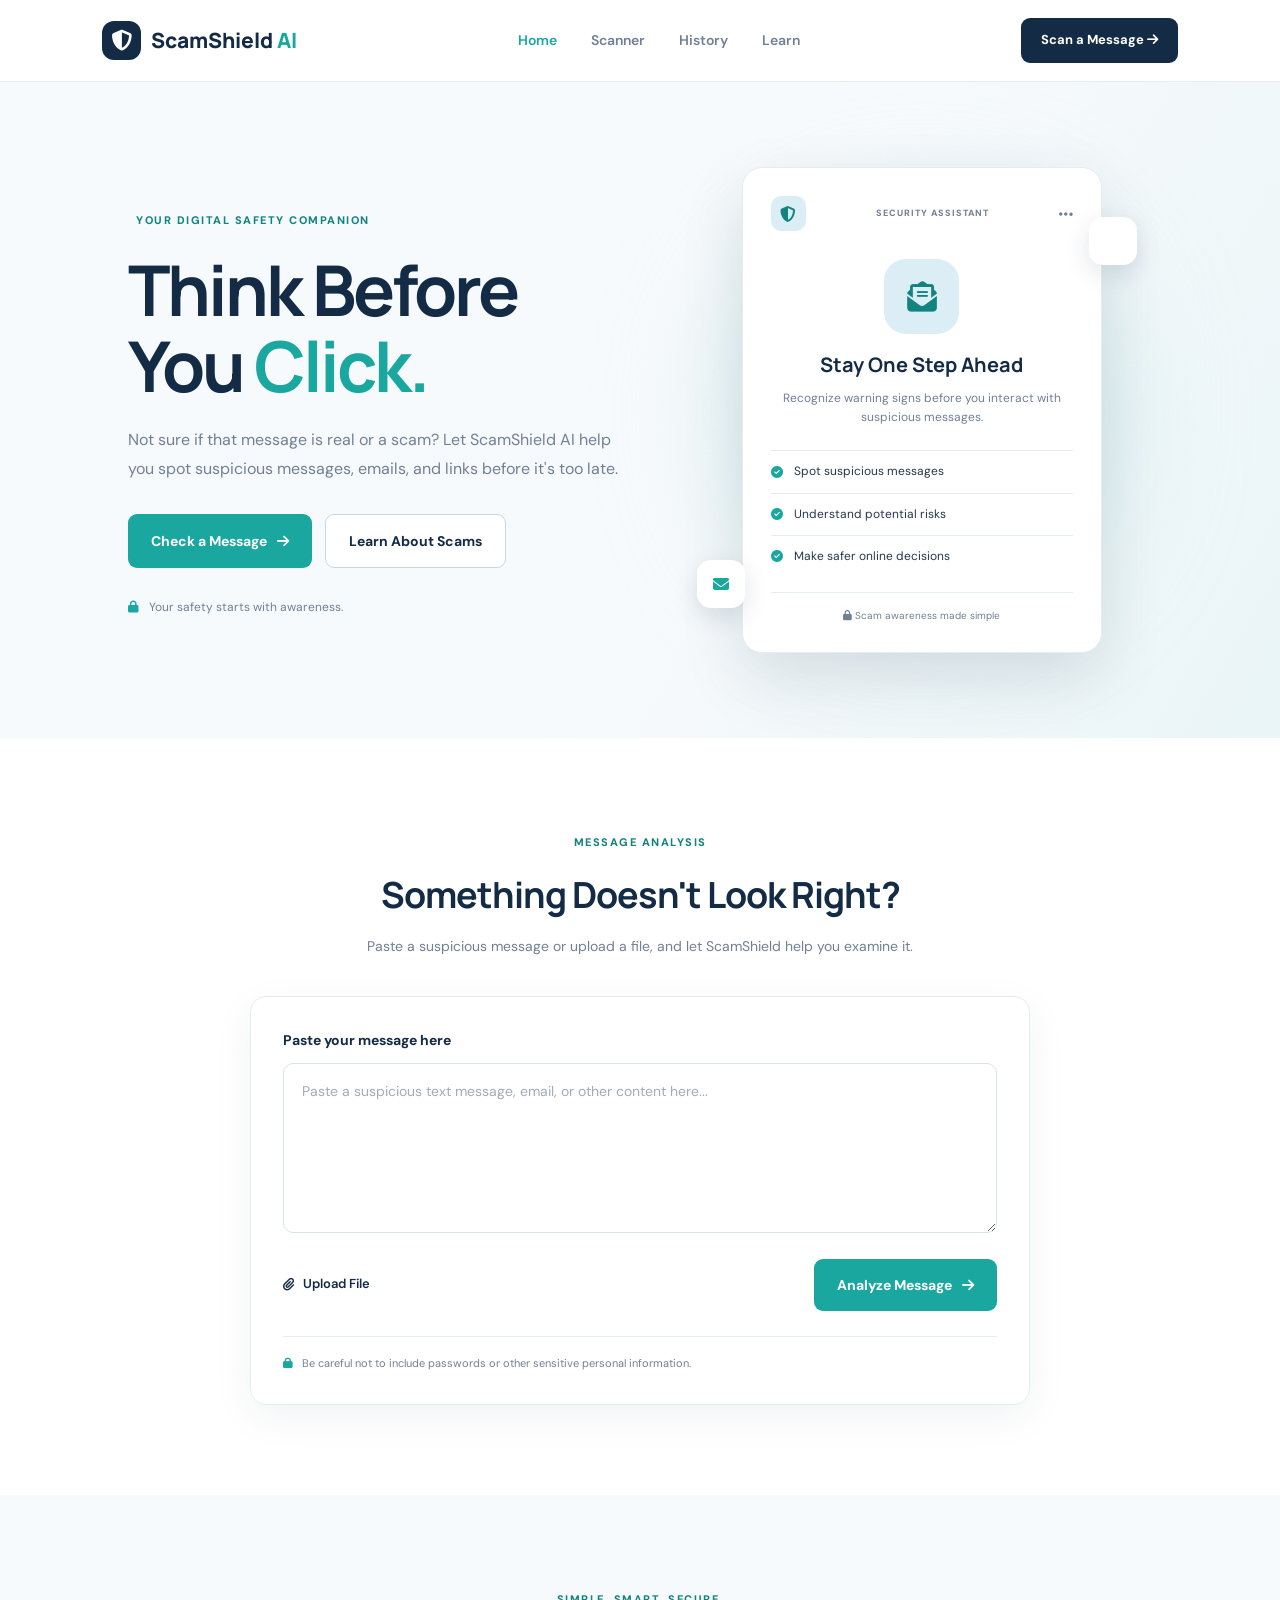
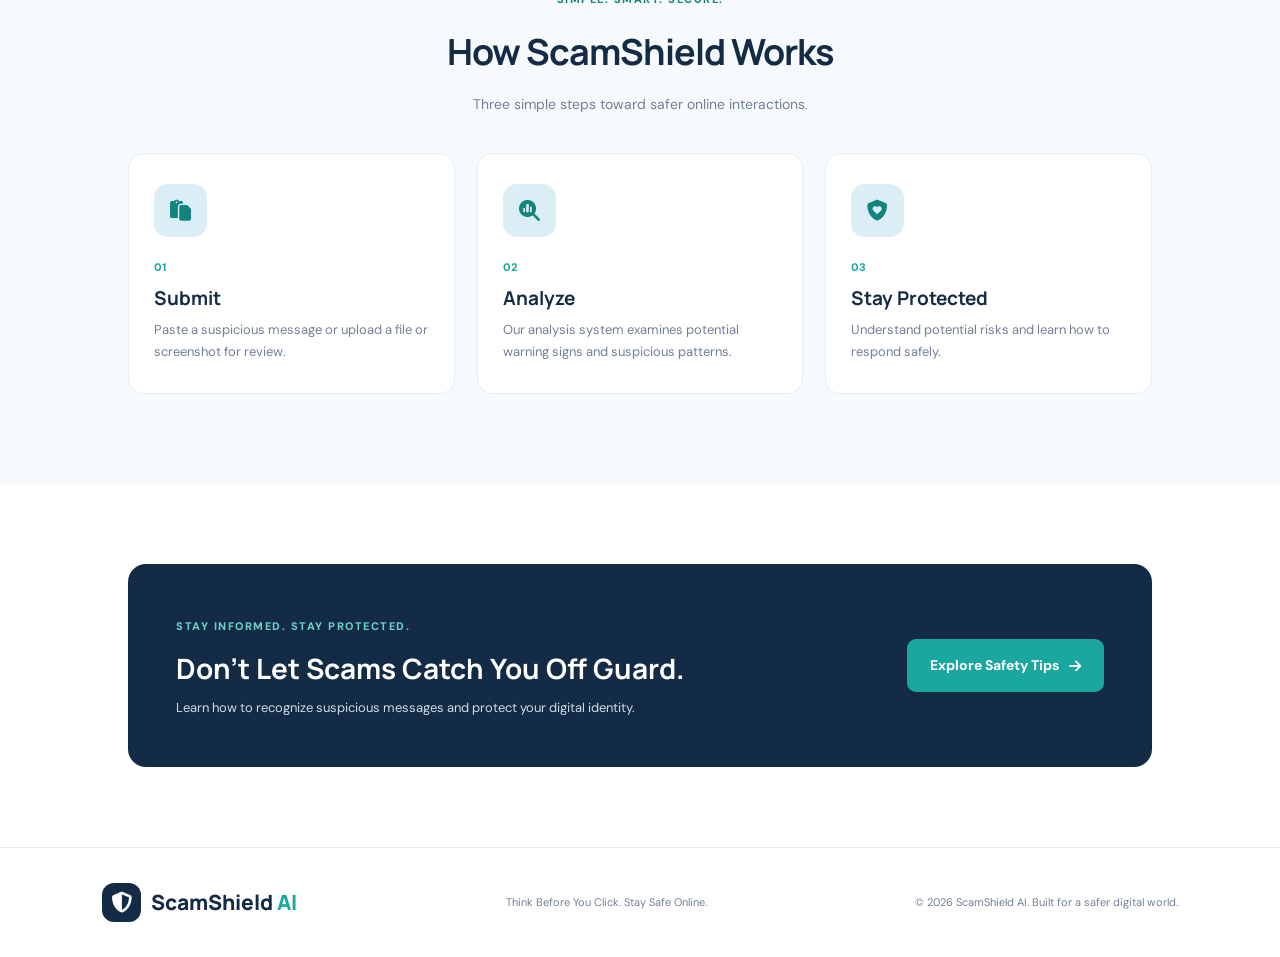
<file: index.html>
<!DOCTYPE html>
<html lang="en">
<head>
    <meta charset="UTF-8">
    <meta name="viewport" content="width=device-width, initial-scale=1.0">
    <meta name="description" content="ScamShield AI helps identify suspicious messages, emails, and links.">
    <title>ScamShield AI | Think Before You Click</title>

    <link rel="stylesheet" href="style.css">
    <link rel="preconnect" href="https://fonts.googleapis.com">
    <link rel="preconnect" href="https://fonts.gstatic.com" crossorigin>
    <link href="https://fonts.googleapis.com/css2?family=DM+Sans:wght@400;500;600;700&family=Manrope:wght@400;500;600;700;800&display=swap" rel="stylesheet">
    <link rel="stylesheet" href="https://cdnjs.cloudflare.com/ajax/libs/font-awesome/6.5.2/css/all.min.css">
</head>

<body>

    <!-- Navigation -->
    <header class="navbar">
        <a href="index.html" class="logo">
            <span class="logo-icon">
                <i class="fa-solid fa-shield-halved"></i>
            </span>
            <span>ScamShield <span class="logo-ai">AI</span></span>
        </a>

        <nav class="nav-links">
            <a href="index.html" class="active">Home</a>
            <a href="results.html">Scanner</a>
            <a href="history.html">History</a>
            <a href="learn.html">Learn</a>
        </nav>

        <a href="#scanner" class="nav-button">Scan a Message <i class="fa-solid fa-arrow-right"></i></a>
    </header>

    <main>

        <!-- Hero Section -->
        <section class="hero">
            <div class="hero-content">
                <span class="eyebrow">
                    <i class="fa-solid fa-shield-check"></i>
                    YOUR DIGITAL SAFETY COMPANION
                </span>

                <h1>Think Before<br>You <span>Click.</span></h1>

                <p class="hero-description">
                    Not sure if that message is real or a scam?
                    Let ScamShield AI help you spot suspicious messages,
                    emails, and links before it's too late.
                </p>

                <div class="hero-buttons">
                    <a href="#scanner" class="primary-button">
                        Check a Message <i class="fa-solid fa-arrow-right"></i>
                    </a>
                    <a href="learn.html" class="secondary-button">
                        Learn About Scams
                    </a>
                </div>

                <div class="trust-note">
                    <i class="fa-solid fa-lock"></i>
                    Your safety starts with awareness.
                </div>
            </div>

            <!-- Decorative Security Card -->
            <div class="hero-visual">
                <div class="visual-glow"></div>

                <div class="security-card">
                    <div class="security-card-top">
                        <span class="mini-shield">
                            <i class="fa-solid fa-shield-halved"></i>
                        </span>
                        <span class="status-label">
                            SECURITY ASSISTANT
                        </span>
                        <i class="fa-solid fa-ellipsis"></i>
                    </div>

                    <div class="security-main-icon">
                        <i class="fa-solid fa-envelope-open-text"></i>
                    </div>

                    <h3>Stay One Step Ahead</h3>
                    <p>Recognize warning signs before you interact with suspicious messages.</p>

                    <div class="security-feature">
                        <i class="fa-solid fa-circle-check"></i>
                        <span>Spot suspicious messages</span>
                    </div>

                    <div class="security-feature">
                        <i class="fa-solid fa-circle-check"></i>
                        <span>Understand potential risks</span>
                    </div>

                    <div class="security-feature">
                        <i class="fa-solid fa-circle-check"></i>
                        <span>Make safer online decisions</span>
                    </div>

                    <div class="card-bottom">
                        <span><i class="fa-solid fa-lock"></i> Scam awareness made simple</span>
                    </div>
                </div>

                <div class="floating-icon floating-one">
                    <i class="fa-solid fa-shield-check"></i>
                </div>

                <div class="floating-icon floating-two">
                    <i class="fa-solid fa-envelope"></i>
                </div>
            </div>
        </section>

        <!-- Scanner Section -->
        <section class="scanner-section" id="scanner">
            <div class="section-heading">
                <span class="eyebrow">MESSAGE ANALYSIS</span>
                <h2>Something Doesn't Look Right?</h2>
                <p>Paste a suspicious message or upload a file, and let ScamShield help you examine it.</p>
            </div>

            <div class="scanner-card">
                <label for="messageInput">Paste your message here</label>

                <textarea
                    id="messageInput"
                    placeholder="Paste a suspicious text message, email, or other content here..."
                ></textarea>

                <div class="scanner-actions">
                    <label for="fileUpload" class="upload-button">
                        <i class="fa-solid fa-paperclip"></i>
                        Upload File
                    </label>

                    <input type="file" id="fileUpload" multiple hidden>

                    <button class="primary-button" id="analyzeButton">
                        Analyze Message <i class="fa-solid fa-arrow-right"></i>
                    </button>
                </div>

                <p id="fileName" class="file-name"></p>
                <p id="scannerStatus" class="scanner-status" aria-live="polite"></p>

                <div class="privacy-note">
                    <i class="fa-solid fa-lock"></i>
                    Be careful not to include passwords or other sensitive personal information.
                </div>
            </div>
        </section>

        <!-- How It Works -->
        <section class="how-section">
            <div class="section-heading">
                <span class="eyebrow">SIMPLE. SMART. SECURE.</span>
                <h2>How ScamShield Works</h2>
                <p>Three simple steps toward safer online interactions.</p>
            </div>

            <div class="steps-container">
                <article class="step-card">
                    <div class="step-icon">
                        <i class="fa-solid fa-paste"></i>
                    </div>
                    <span class="step-number">01</span>
                    <h3>Submit</h3>
                    <p>Paste a suspicious message or upload a file or screenshot for review.</p>
                </article>

                <article class="step-card">
                    <div class="step-icon">
                        <i class="fa-solid fa-magnifying-glass-chart"></i>
                    </div>
                    <span class="step-number">02</span>
                    <h3>Analyze</h3>
                    <p>Our analysis system examines potential warning signs and suspicious patterns.</p>
                </article>

                <article class="step-card">
                    <div class="step-icon">
                        <i class="fa-solid fa-shield-heart"></i>
                    </div>
                    <span class="step-number">03</span>
                    <h3>Stay Protected</h3>
                    <p>Understand potential risks and learn how to respond safely.</p>
                </article>
            </div>
        </section>

        <!-- Bottom Call to Action -->
        <section class="bottom-cta">
            <div>
                <span class="eyebrow">STAY INFORMED. STAY PROTECTED.</span>
                <h2>Don't Let Scams Catch You Off Guard.</h2>
                <p>Learn how to recognize suspicious messages and protect your digital identity.</p>
            </div>

            <a href="learn.html" class="cta-button">
                Explore Safety Tips <i class="fa-solid fa-arrow-right"></i>
            </a>
        </section>

    </main>

    <!-- Footer -->
    <footer class="footer">
        <a href="index.html" class="logo footer-logo">
            <span class="logo-icon">
                <i class="fa-solid fa-shield-halved"></i>
            </span>
            <span>ScamShield <span class="logo-ai">AI</span></span>
        </a>

        <p>Think Before You Click. Stay Safe Online.</p>

        <span class="copyright">
            &copy; 2026 ScamShield AI. Built for a safer digital world.
        </span>
    </footer>

    <script src="scanner-engine.js"></script>
    <script src="script.js"></script>
</body>
</html>
</file>
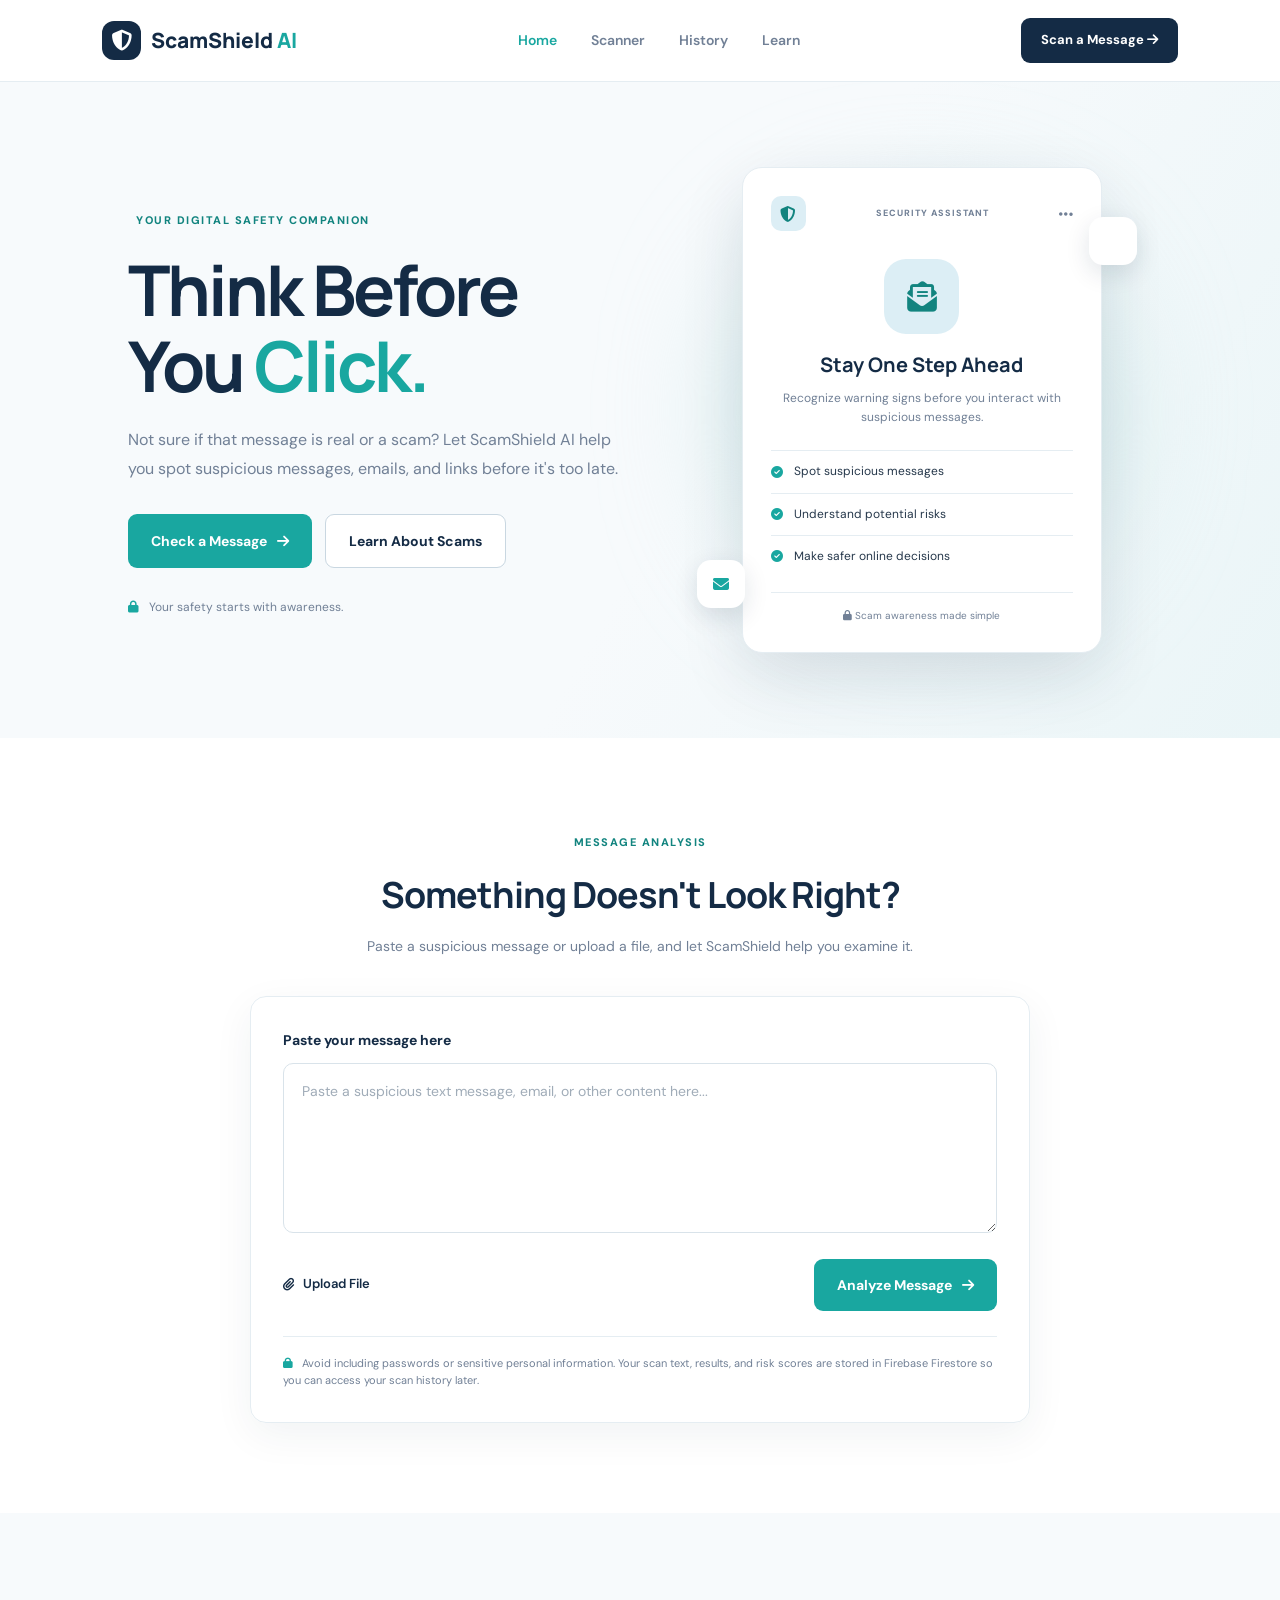
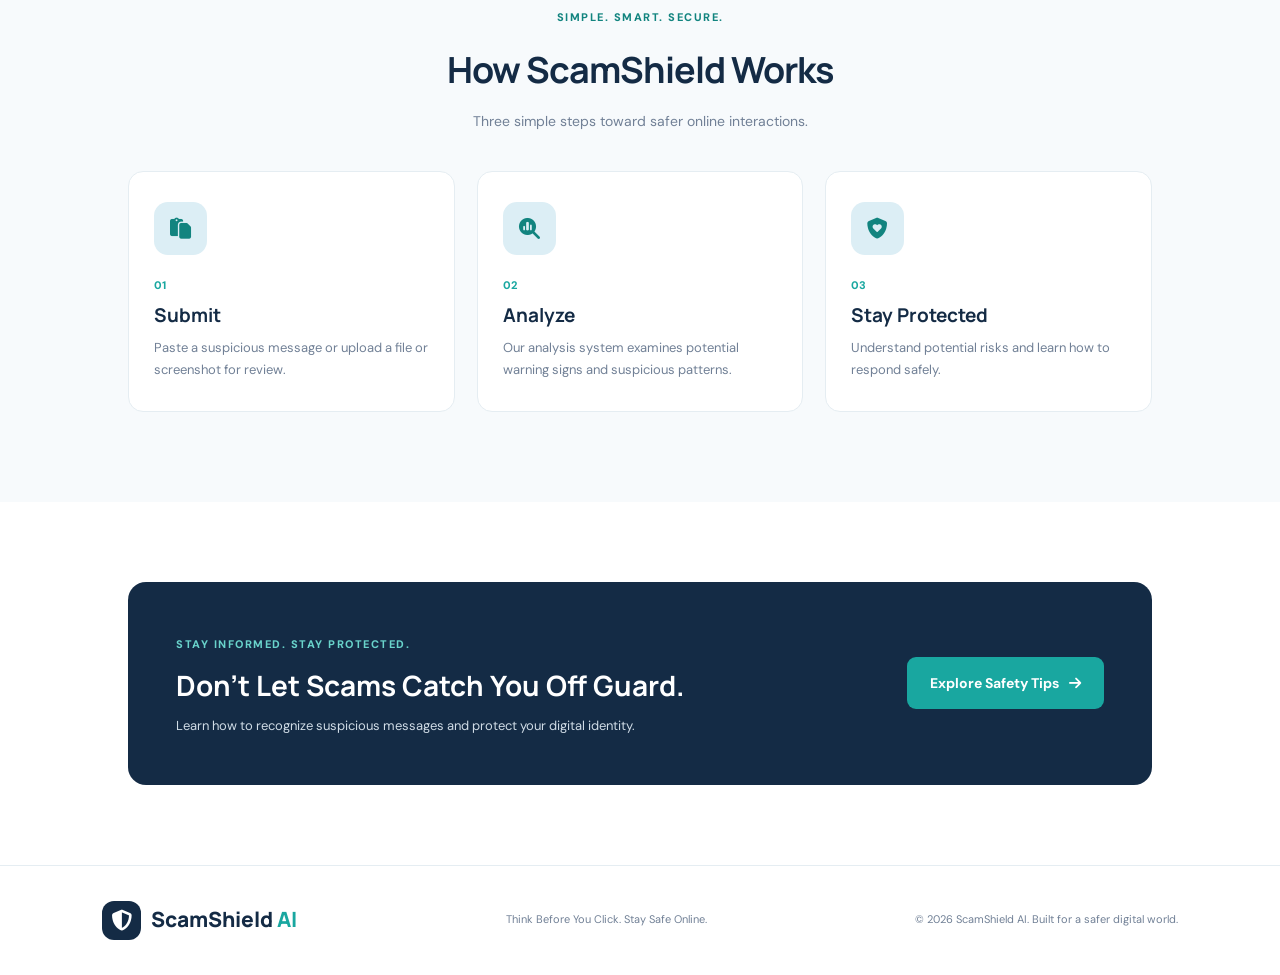
<file: Cyber-Hunters-main/index.html>
<!DOCTYPE html>
<html lang="en">
<head>
    <meta charset="UTF-8">
    <meta name="viewport" content="width=device-width, initial-scale=1.0">
    <meta name="description" content="ScamShield AI helps identify suspicious messages, emails, and links.">
    <title>ScamShield AI | Think Before You Click</title>

    <link rel="stylesheet" href="style.css">
    <link rel="preconnect" href="https://fonts.googleapis.com">
    <link rel="preconnect" href="https://fonts.gstatic.com" crossorigin>
    <link href="https://fonts.googleapis.com/css2?family=DM+Sans:wght@400;500;600;700&family=Manrope:wght@400;500;600;700;800&display=swap" rel="stylesheet">
    <link rel="stylesheet" href="https://cdnjs.cloudflare.com/ajax/libs/font-awesome/6.5.2/css/all.min.css">
</head>

<body>

    <!-- Navigation -->
    <header class="navbar">
        <a href="index.html" class="logo">
            <span class="logo-icon">
                <i class="fa-solid fa-shield-halved"></i>
            </span>
            <span>ScamShield <span class="logo-ai">AI</span></span>
        </a>

        <nav class="nav-links">
            <a href="index.html" class="active">Home</a>
            <a href="results.html">Scanner</a>
            <a href="history.html">History</a>
            <a href="learn.html">Learn</a>
        </nav>

        <a href="#scanner" class="nav-button">Scan a Message <i class="fa-solid fa-arrow-right"></i></a>
    </header>

    <main>

        <!-- Hero Section -->
        <section class="hero">
            <div class="hero-content">
                <span class="eyebrow">
                    <i class="fa-solid fa-shield-check"></i>
                    YOUR DIGITAL SAFETY COMPANION
                </span>

                <h1>Think Before<br>You <span>Click.</span></h1>

                <p class="hero-description">
                    Not sure if that message is real or a scam?
                    Let ScamShield AI help you spot suspicious messages,
                    emails, and links before it's too late.
                </p>

                <div class="hero-buttons">
                    <a href="#scanner" class="primary-button">
                        Check a Message <i class="fa-solid fa-arrow-right"></i>
                    </a>
                    <a href="learn.html" class="secondary-button">
                        Learn About Scams
                    </a>
                </div>

                <div class="trust-note">
                    <i class="fa-solid fa-lock"></i>
                    Your safety starts with awareness.
                </div>
            </div>

            <!-- Decorative Security Card -->
            <div class="hero-visual">
                <div class="visual-glow"></div>

                <div class="security-card">
                    <div class="security-card-top">
                        <span class="mini-shield">
                            <i class="fa-solid fa-shield-halved"></i>
                        </span>
                        <span class="status-label">
                            SECURITY ASSISTANT
                        </span>
                        <i class="fa-solid fa-ellipsis"></i>
                    </div>

                    <div class="security-main-icon">
                        <i class="fa-solid fa-envelope-open-text"></i>
                    </div>

                    <h3>Stay One Step Ahead</h3>
                    <p>Recognize warning signs before you interact with suspicious messages.</p>

                    <div class="security-feature">
                        <i class="fa-solid fa-circle-check"></i>
                        <span>Spot suspicious messages</span>
                    </div>

                    <div class="security-feature">
                        <i class="fa-solid fa-circle-check"></i>
                        <span>Understand potential risks</span>
                    </div>

                    <div class="security-feature">
                        <i class="fa-solid fa-circle-check"></i>
                        <span>Make safer online decisions</span>
                    </div>

                    <div class="card-bottom">
                        <span><i class="fa-solid fa-lock"></i> Scam awareness made simple</span>
                    </div>
                </div>

                <div class="floating-icon floating-one">
                    <i class="fa-solid fa-shield-check"></i>
                </div>

                <div class="floating-icon floating-two">
                    <i class="fa-solid fa-envelope"></i>
                </div>
            </div>
        </section>

        <!-- Scanner Section -->
        <section class="scanner-section" id="scanner">
            <div class="section-heading">
                <span class="eyebrow">MESSAGE ANALYSIS</span>
                <h2>Something Doesn't Look Right?</h2>
                <p>Paste a suspicious message or upload a file, and let ScamShield help you examine it.</p>
            </div>

            <div class="scanner-card">
                <label for="messageInput">Paste your message here</label>

                <textarea
                    id="messageInput"
                    placeholder="Paste a suspicious text message, email, or other content here..."
                ></textarea>

                <div class="scanner-actions">
                    <label for="fileUpload" class="upload-button">
                        <i class="fa-solid fa-paperclip"></i>
                        Upload File
                    </label>

                    <input type="file" id="fileUpload" multiple hidden>

                    <button class="primary-button" id="analyzeButton">
                        Analyze Message <i class="fa-solid fa-arrow-right"></i>
                    </button>
                </div>

                <p id="fileName" class="file-name"></p>
                <p id="scannerStatus" class="scanner-status" aria-live="polite"></p>

               <div class="privacy-note">
    <i class="fa-solid fa-lock"></i>
    Avoid including passwords or sensitive personal information.
    Your scan text, results, and risk scores are stored in Firebase
    Firestore so you can access your scan history later.
</div>
            </div>
        </section>

        <!-- How It Works -->
        <section class="how-section">
            <div class="section-heading">
                <span class="eyebrow">SIMPLE. SMART. SECURE.</span>
                <h2>How ScamShield Works</h2>
                <p>Three simple steps toward safer online interactions.</p>
            </div>

            <div class="steps-container">
                <article class="step-card">
                    <div class="step-icon">
                        <i class="fa-solid fa-paste"></i>
                    </div>
                    <span class="step-number">01</span>
                    <h3>Submit</h3>
                    <p>Paste a suspicious message or upload a file or screenshot for review.</p>
                </article>

                <article class="step-card">
                    <div class="step-icon">
                        <i class="fa-solid fa-magnifying-glass-chart"></i>
                    </div>
                    <span class="step-number">02</span>
                    <h3>Analyze</h3>
                    <p>Our analysis system examines potential warning signs and suspicious patterns.</p>
                </article>

                <article class="step-card">
                    <div class="step-icon">
                        <i class="fa-solid fa-shield-heart"></i>
                    </div>
                    <span class="step-number">03</span>
                    <h3>Stay Protected</h3>
                    <p>Understand potential risks and learn how to respond safely.</p>
                </article>
            </div>
        </section>

        <!-- Bottom Call to Action -->
        <section class="bottom-cta">
            <div>
                <span class="eyebrow">STAY INFORMED. STAY PROTECTED.</span>
                <h2>Don't Let Scams Catch You Off Guard.</h2>
                <p>Learn how to recognize suspicious messages and protect your digital identity.</p>
            </div>

            <a href="learn.html" class="cta-button">
                Explore Safety Tips <i class="fa-solid fa-arrow-right"></i>
            </a>
        </section>

    </main>

    <!-- Footer -->
    <footer class="footer">
        <a href="index.html" class="logo footer-logo">
            <span class="logo-icon">
                <i class="fa-solid fa-shield-halved"></i>
            </span>
            <span>ScamShield <span class="logo-ai">AI</span></span>
        </a>

        <p>Think Before You Click. Stay Safe Online.</p>

        <span class="copyright">
            &copy; 2026 ScamShield AI. Built for a safer digital world.
        </span>
    </footer>

    <script src="scanner-engine.js"></script>
    <script src="script.js"></script>
    <script type="module" src="firebase.js"></script>
</body>
</html>
</file>
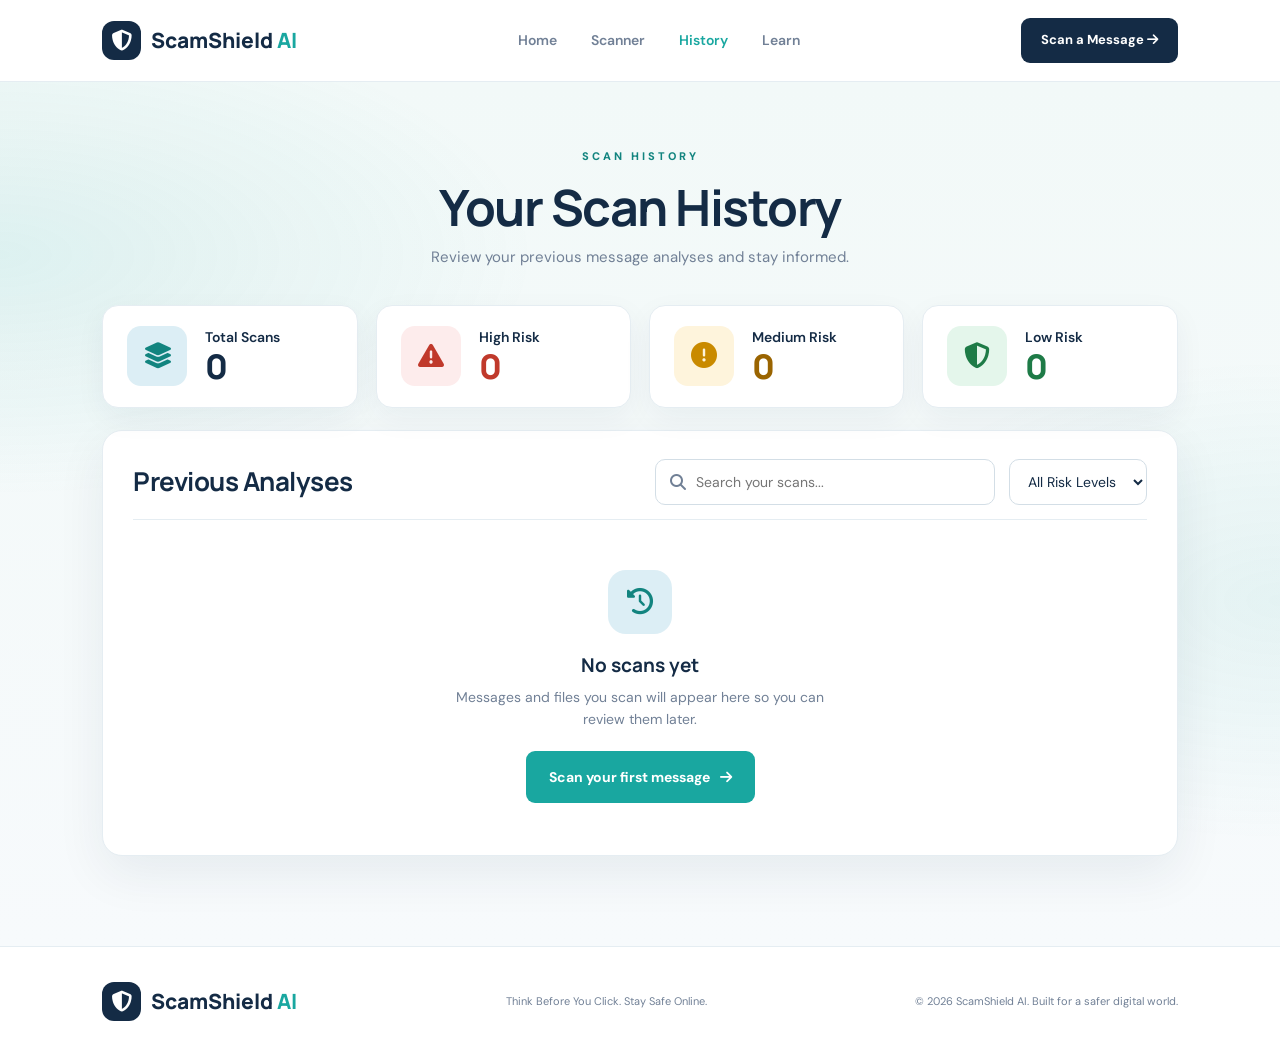
<file: history.html>
<!DOCTYPE html>
<html lang="en">
<head>
    <meta charset="UTF-8">
    <meta name="viewport" content="width=device-width, initial-scale=1.0">
    <meta name="description" content="Review your previous ScamShield AI scans.">
    <title>Scan History | ScamShield AI</title>

    <link rel="stylesheet" href="style.css">
    <link rel="preconnect" href="https://fonts.googleapis.com">
    <link rel="preconnect" href="https://fonts.gstatic.com" crossorigin>
    <link href="https://fonts.googleapis.com/css2?family=DM+Sans:wght@400;500;600;700&family=Manrope:wght@400;500;600;700;800&display=swap" rel="stylesheet">
    <link rel="stylesheet" href="https://cdnjs.cloudflare.com/ajax/libs/font-awesome/6.5.2/css/all.min.css">
</head>

<body>

    <!-- Navigation -->
    <header class="navbar">
        <a href="index.html" class="logo">
            <span class="logo-icon">
                <i class="fa-solid fa-shield-halved"></i>
            </span>
            <span>ScamShield <span class="logo-ai">AI</span></span>
        </a>

        <nav class="nav-links">
            <a href="index.html">Home</a>
            <a href="results.html">Scanner</a>
            <a href="history.html" class="active">History</a>
            <a href="learn.html">Learn</a>
        </nav>

        <a href="results.html" class="nav-button">Scan a Message <i class="fa-solid fa-arrow-right"></i></a>
    </header>

    <main class="page-shell">

        <div class="page-header">
            <span class="eyebrow">SCAN HISTORY</span>
            <h1>Your Scan History</h1>
            <p>Review your previous message analyses and stay informed.</p>
        </div>

        <!-- Stats -->
        <section class="stats-grid" aria-label="Scan summary">
            <div class="stat-card">
                <span class="stat-icon total"><i class="fa-solid fa-layer-group"></i></span>
                <div><span class="stat-label">Total Scans</span><strong id="statTotal">0</strong></div>
            </div>
            <div class="stat-card">
                <span class="stat-icon high"><i class="fa-solid fa-triangle-exclamation"></i></span>
                <div><span class="stat-label">High Risk</span><strong id="statHigh" class="high">0</strong></div>
            </div>
            <div class="stat-card">
                <span class="stat-icon medium"><i class="fa-solid fa-circle-exclamation"></i></span>
                <div><span class="stat-label">Medium Risk</span><strong id="statMedium" class="medium">0</strong></div>
            </div>
            <div class="stat-card">
                <span class="stat-icon low"><i class="fa-solid fa-shield-halved"></i></span>
                <div><span class="stat-label">Low Risk</span><strong id="statLow" class="low">0</strong></div>
            </div>
        </section>

        <!-- List -->
        <section class="panel history-panel">
            <div class="history-toolbar">
                <h2>Previous Analyses</h2>
                <div class="toolbar-controls">
                    <label class="search-box">
                        <i class="fa-solid fa-magnifying-glass"></i>
                        <input type="search" id="searchInput" placeholder="Search your scans..." aria-label="Search your scans">
                    </label>
                    <select id="riskFilter" class="risk-select" aria-label="Filter by risk level">
                        <option value="all">All Risk Levels</option>
                        <option value="high">High Risk</option>
                        <option value="medium">Medium Risk</option>
                        <option value="low">Low Risk</option>
                    </select>
                </div>
            </div>

            <ul class="history-list" id="historyList"></ul>

            <div class="empty-state" id="emptyState" hidden>
                <div class="empty-icon"><i class="fa-solid fa-clock-rotate-left"></i></div>
                <h3 id="emptyTitle">No scans yet</h3>
                <p id="emptyText">Messages and files you scan will appear here so you can review them later.</p>
                <a href="results.html" class="primary-button" id="emptyAction">Scan your first message <i class="fa-solid fa-arrow-right"></i></a>
            </div>

            <div class="history-footer" id="historyFooter">
                <div class="footer-left">
                    <span id="showingText">Showing 0 of 0 scans</span>
                    <button type="button" class="text-button" id="clearAllButton"><i class="fa-regular fa-trash-can"></i> Clear history</button>
                </div>
                <nav class="pagination" id="pagination" aria-label="Pages"></nav>
            </div>
        </section>

        <div class="toast" id="toast" role="status" hidden>
            <span id="toastText">Scan deleted</span>
            <button type="button" id="undoButton">Undo</button>
        </div>

    </main>

    <!-- Footer -->
    <footer class="footer">
        <a href="index.html" class="logo footer-logo">
            <span class="logo-icon">
                <i class="fa-solid fa-shield-halved"></i>
            </span>
            <span>ScamShield <span class="logo-ai">AI</span></span>
        </a>

        <p>Think Before You Click. Stay Safe Online.</p>

        <span class="copyright">
            &copy; 2026 ScamShield AI. Built for a safer digital world.
        </span>
    </footer>

    <script src="scanner-engine.js"></script>
    <script src="history.js"></script>
</body>
</html>
</file>
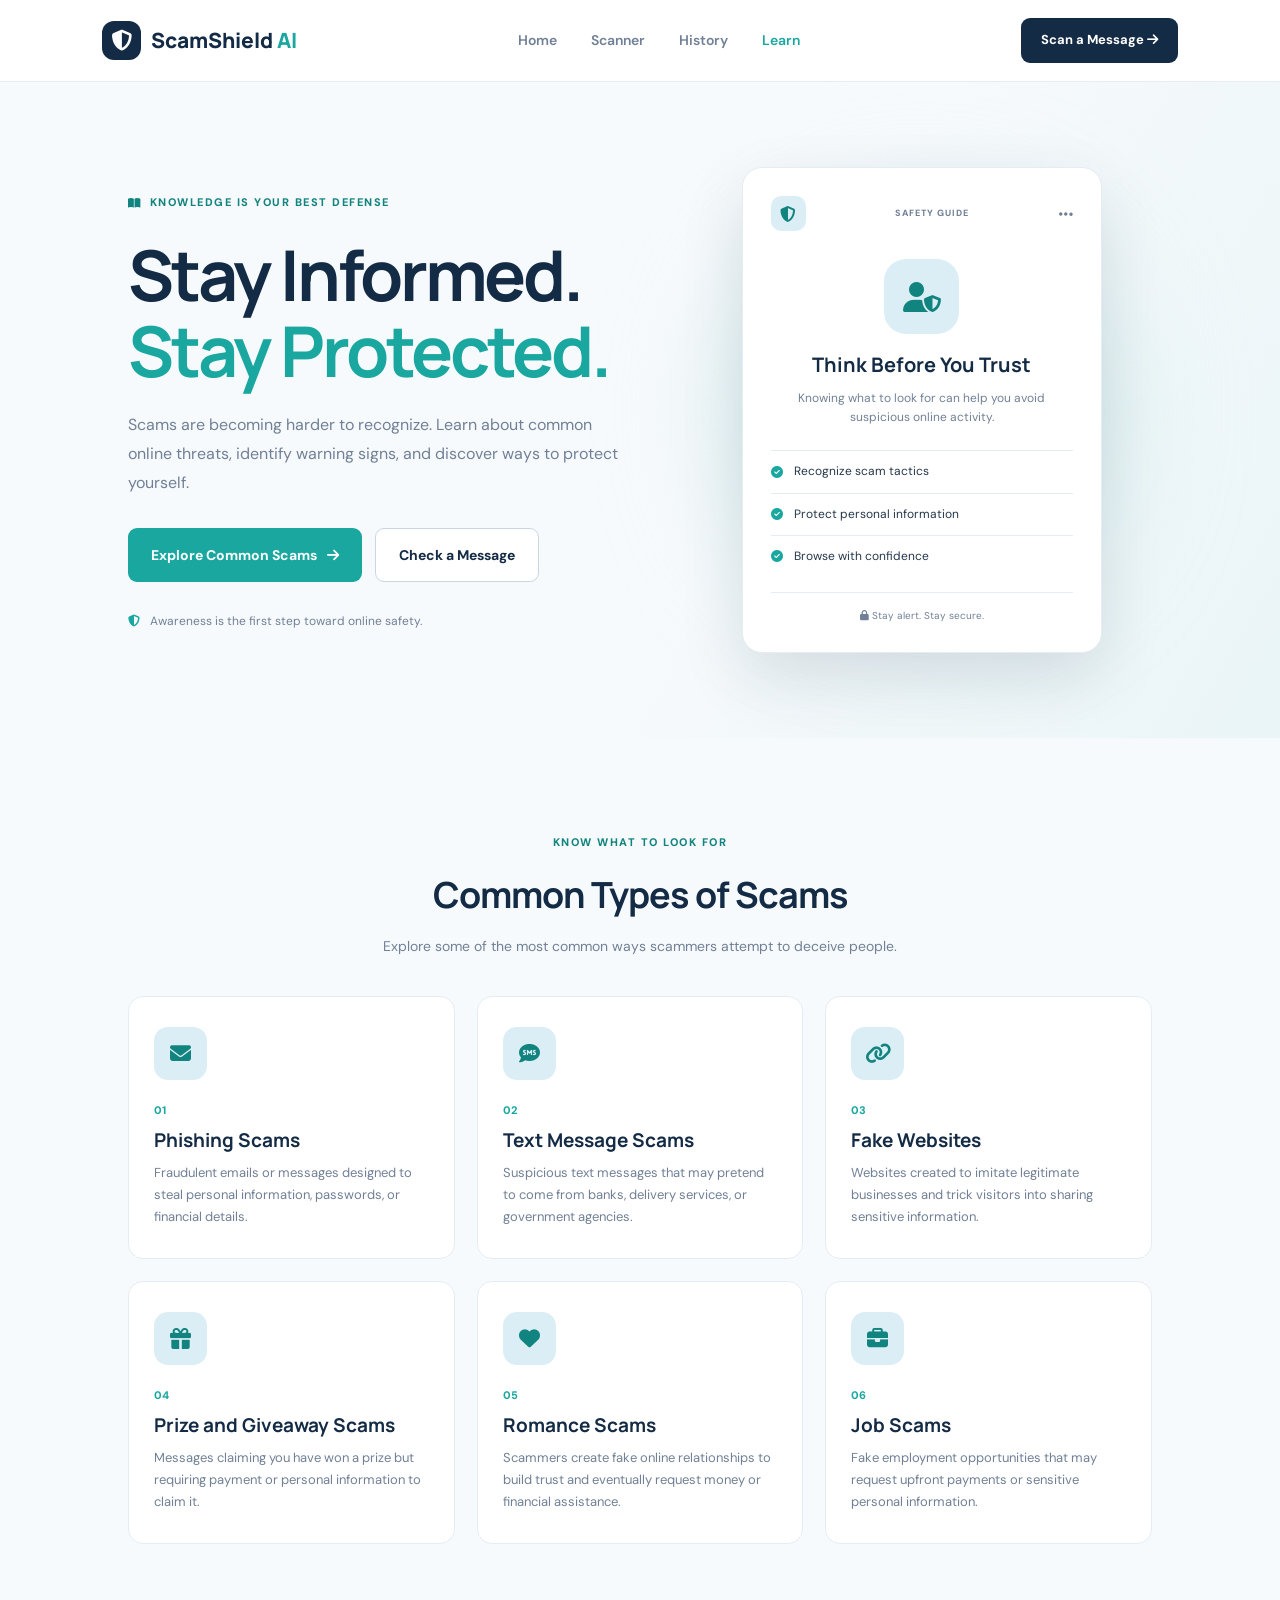
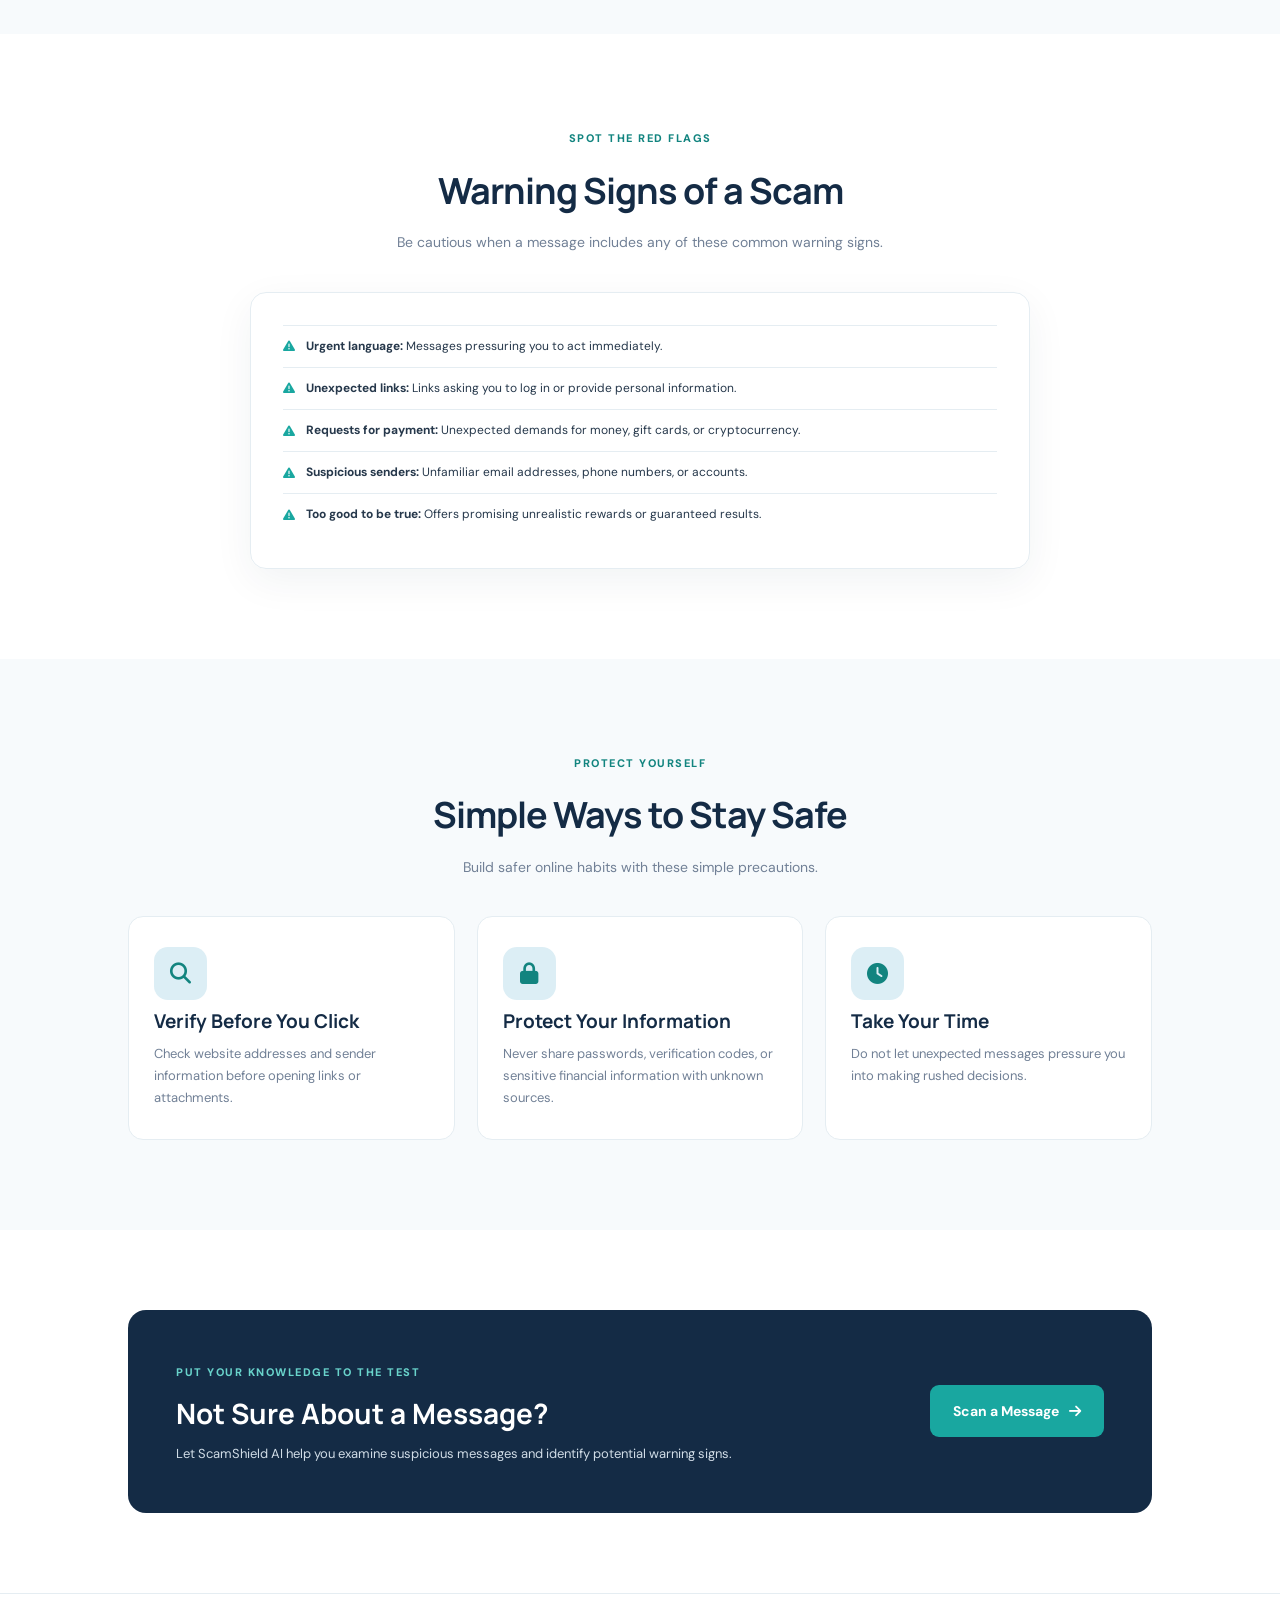
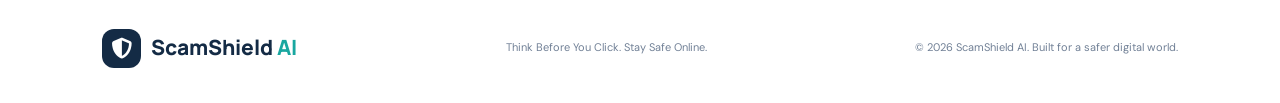
<file: learn.html>
<!DOCTYPE html>
<html lang="en">
<head>
    <meta charset="UTF-8">
    <meta name="viewport" content="width=device-width, initial-scale=1.0">
    <meta name="description" content="Learn how to recognize scams and protect yourself online.">
    <title>Learn About Scams | ScamShield AI</title>

    <link rel="stylesheet" href="style.css">
    <link rel="preconnect" href="https://fonts.googleapis.com">
    <link rel="preconnect" href="https://fonts.gstatic.com" crossorigin>
    <link href="https://fonts.googleapis.com/css2?family=DM+Sans:wght@400;500;600;700&family=Manrope:wght@400;500;600;700;800&display=swap" rel="stylesheet">
    <link rel="stylesheet" href="https://cdnjs.cloudflare.com/ajax/libs/font-awesome/6.5.2/css/all.min.css">
</head>

<body>

    <!-- navigation -->
    <header class="navbar">
        <a href="index.html" class="logo">
            <span class="logo-icon">
                <i class="fa-solid fa-shield-halved"></i>
            </span>
            <span>ScamShield <span class="logo-ai">AI</span></span>
        </a>

        <nav class="nav-links">
            <a href="index.html">Home</a>
            <a href="results.html">Scanner</a>
            <a href="history.html">History</a>
            <a href="learn.html" class="active">Learn</a>
        </nav>

        <a href="index.html#scanner" class="nav-button">
            Scan a Message <i class="fa-solid fa-arrow-right"></i>
        </a>
    </header>

    <main>

        <!-- hero section -->
        <section class="hero">
            <div class="hero-content">
                <span class="eyebrow">
                    <i class="fa-solid fa-book-open"></i>
                    KNOWLEDGE IS YOUR BEST DEFENSE
                </span>

                <h1>Stay Informed.<br><span>Stay Protected.</span></h1>

                <p class="hero-description">
                    Scams are becoming harder to recognize.
                    Learn about common online threats, identify warning signs,
                    and discover ways to protect yourself.
                </p>

                <div class="hero-buttons">
                    <a href="#scam-types" class="primary-button">
                        Explore Common Scams <i class="fa-solid fa-arrow-right"></i>
                    </a>
                    <a href="index.html#scanner" class="secondary-button">
                        Check a Message
                    </a>
                </div>

                <div class="trust-note">
                    <i class="fa-solid fa-shield-halved"></i>
                    Awareness is the first step toward online safety.
                </div>
            </div>

            <div class="hero-visual">
                <div class="visual-glow"></div>

                <div class="security-card">
                    <div class="security-card-top">
                        <span class="mini-shield">
                            <i class="fa-solid fa-shield-halved"></i>
                        </span>
                        <span class="status-label">SAFETY GUIDE</span>
                        <i class="fa-solid fa-ellipsis"></i>
                    </div>

                    <div class="security-main-icon">
                        <i class="fa-solid fa-user-shield"></i>
                    </div>

                    <h3>Think Before You Trust</h3>
                    <p>Knowing what to look for can help you avoid suspicious online activity.</p>

                    <div class="security-feature">
                        <i class="fa-solid fa-circle-check"></i>
                        <span>Recognize scam tactics</span>
                    </div>

                    <div class="security-feature">
                        <i class="fa-solid fa-circle-check"></i>
                        <span>Protect personal information</span>
                    </div>

                    <div class="security-feature">
                        <i class="fa-solid fa-circle-check"></i>
                        <span>Browse with confidence</span>
                    </div>

                    <div class="card-bottom">
                        <span><i class="fa-solid fa-lock"></i> Stay alert. Stay secure.</span>
                    </div>
                </div>
            </div>
        </section>

        <!-- common scam types -->
        <section class="how-section" id="scam-types">
            <div class="section-heading">
                <span class="eyebrow">KNOW WHAT TO LOOK FOR</span>
                <h2>Common Types of Scams</h2>
                <p>Explore some of the most common ways scammers attempt to deceive people.</p>
            </div>

            <div class="steps-container">
                <article class="step-card">
                    <div class="step-icon">
                        <i class="fa-solid fa-envelope"></i>
                    </div>
                    <span class="step-number">01</span>
                    <h3>Phishing Scams</h3>
                    <p>Fraudulent emails or messages designed to steal personal information, passwords, or financial details.</p>
                </article>

                <article class="step-card">
                    <div class="step-icon">
                        <i class="fa-solid fa-comment-sms"></i>
                    </div>
                    <span class="step-number">02</span>
                    <h3>Text Message Scams</h3>
                    <p>Suspicious text messages that may pretend to come from banks, delivery services, or government agencies.</p>
                </article>

                <article class="step-card">
                    <div class="step-icon">
                        <i class="fa-solid fa-link"></i>
                    </div>
                    <span class="step-number">03</span>
                    <h3>Fake Websites</h3>
                    <p>Websites created to imitate legitimate businesses and trick visitors into sharing sensitive information.</p>
                </article>

                <article class="step-card">
                    <div class="step-icon">
                        <i class="fa-solid fa-gift"></i>
                    </div>
                    <span class="step-number">04</span>
                    <h3>Prize and Giveaway Scams</h3>
                    <p>Messages claiming you have won a prize but requiring payment or personal information to claim it.</p>
                </article>

                <article class="step-card">
                    <div class="step-icon">
                        <i class="fa-solid fa-heart"></i>
                    </div>
                    <span class="step-number">05</span>
                    <h3>Romance Scams</h3>
                    <p>Scammers create fake online relationships to build trust and eventually request money or financial assistance.</p>
                </article>

                <article class="step-card">
                    <div class="step-icon">
                        <i class="fa-solid fa-briefcase"></i>
                    </div>
                    <span class="step-number">06</span>
                    <h3>Job Scams</h3>
                    <p>Fake employment opportunities that may request upfront payments or sensitive personal information.</p>
                </article>
            </div>
        </section>

        <!-- warning signs section -->
        <section class="scanner-section">
            <div class="section-heading">
                <span class="eyebrow">SPOT THE RED FLAGS</span>
                <h2>Warning Signs of a Scam</h2>
                <p>Be cautious when a message includes any of these common warning signs.</p>
            </div>

            <div class="scanner-card">
                <div class="security-feature">
                    <i class="fa-solid fa-triangle-exclamation"></i>
                    <span><strong>Urgent language:</strong> Messages pressuring you to act immediately.</span>
                </div>

                <div class="security-feature">
                    <i class="fa-solid fa-triangle-exclamation"></i>
                    <span><strong>Unexpected links:</strong> Links asking you to log in or provide personal information.</span>
                </div>

                <div class="security-feature">
                    <i class="fa-solid fa-triangle-exclamation"></i>
                    <span><strong>Requests for payment:</strong> Unexpected demands for money, gift cards, or cryptocurrency.</span>
                </div>

                <div class="security-feature">
                    <i class="fa-solid fa-triangle-exclamation"></i>
                    <span><strong>Suspicious senders:</strong> Unfamiliar email addresses, phone numbers, or accounts.</span>
                </div>

                <div class="security-feature">
                    <i class="fa-solid fa-triangle-exclamation"></i>
                    <span><strong>Too good to be true:</strong> Offers promising unrealistic rewards or guaranteed results.</span>
                </div>
            </div>
        </section>

        <!-- safety tips section -->
        <section class="how-section">
            <div class="section-heading">
                <span class="eyebrow">PROTECT YOURSELF</span>
                <h2>Simple Ways to Stay Safe</h2>
                <p>Build safer online habits with these simple precautions.</p>
            </div>

            <div class="steps-container">
                <article class="step-card">
                    <div class="step-icon">
                        <i class="fa-solid fa-magnifying-glass"></i>
                    </div>
                    <h3>Verify Before You Click</h3>
                    <p>Check website addresses and sender information before opening links or attachments.</p>
                </article>

                <article class="step-card">
                    <div class="step-icon">
                        <i class="fa-solid fa-lock"></i>
                    </div>
                    <h3>Protect Your Information</h3>
                    <p>Never share passwords, verification codes, or sensitive financial information with unknown sources.</p>
                </article>

                <article class="step-card">
                    <div class="step-icon">
                        <i class="fa-solid fa-clock"></i>
                    </div>
                    <h3>Take Your Time</h3>
                    <p>Do not let unexpected messages pressure you into making rushed decisions.</p>
                </article>
            </div>
        </section>

        <!-- bottom call to action -->
        <section class="bottom-cta">
            <div>
                <span class="eyebrow">PUT YOUR KNOWLEDGE TO THE TEST</span>
                <h2>Not Sure About a Message?</h2>
                <p>Let ScamShield AI help you examine suspicious messages and identify potential warning signs.</p>
            </div>

            <a href="index.html#scanner" class="cta-button">
                Scan a Message <i class="fa-solid fa-arrow-right"></i>
            </a>
        </section>

    </main>

    <!-- footer -->
    <footer class="footer">
        <a href="index.html" class="logo footer-logo">
            <span class="logo-icon">
                <i class="fa-solid fa-shield-halved"></i>
            </span>
            <span>ScamShield <span class="logo-ai">AI</span></span>
        </a>

        <p>Think Before You Click. Stay Safe Online.</p>

        <span class="copyright">
            &copy; 2026 ScamShield AI. Built for a safer digital world.
        </span>
    </footer>

    <script src="script.js"></script>
</body>
</html>
</file>
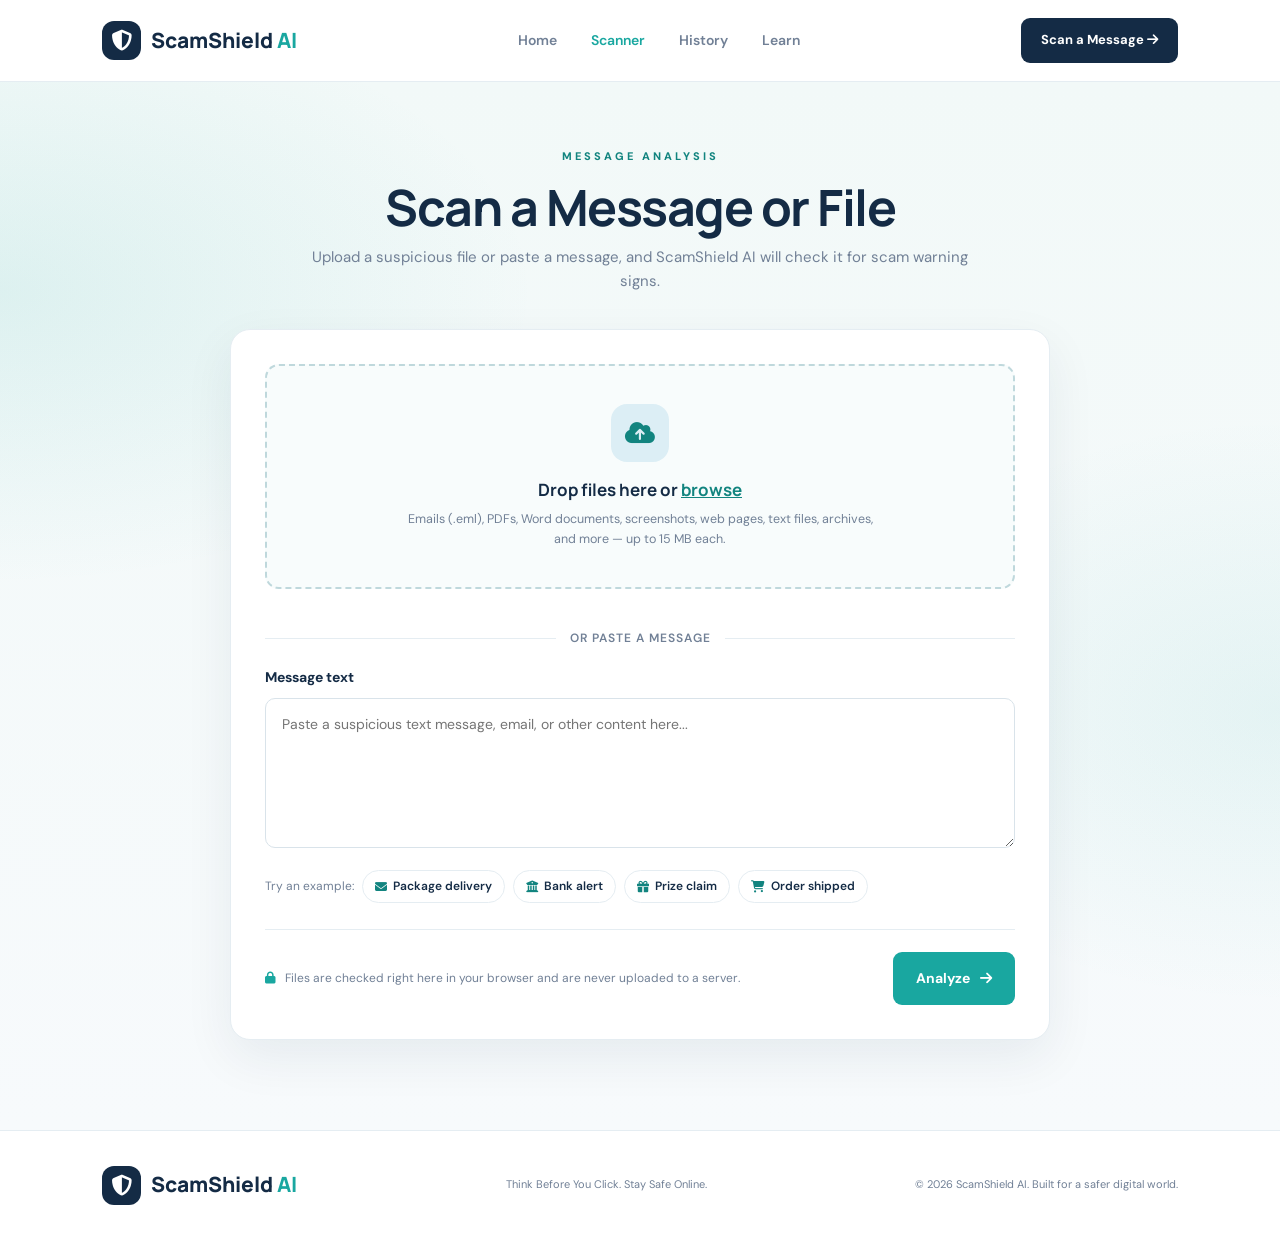
<file: results.html>
<!DOCTYPE html>
<html lang="en">
<head>
    <meta charset="UTF-8">
    <meta name="viewport" content="width=device-width, initial-scale=1.0">
    <meta name="description" content="Scan suspicious messages and files with ScamShield AI.">
    <title>Scanner | ScamShield AI</title>

    <link rel="stylesheet" href="style.css">
    <link rel="preconnect" href="https://fonts.googleapis.com">
    <link rel="preconnect" href="https://fonts.gstatic.com" crossorigin>
    <link href="https://fonts.googleapis.com/css2?family=DM+Sans:wght@400;500;600;700&family=Manrope:wght@400;500;600;700;800&display=swap" rel="stylesheet">
    <link rel="stylesheet" href="https://cdnjs.cloudflare.com/ajax/libs/font-awesome/6.5.2/css/all.min.css">
</head>

<body>

    <!-- Navigation -->
    <header class="navbar">
        <a href="index.html" class="logo">
            <span class="logo-icon">
                <i class="fa-solid fa-shield-halved"></i>
            </span>
            <span>ScamShield <span class="logo-ai">AI</span></span>
        </a>

        <nav class="nav-links">
            <a href="index.html">Home</a>
            <a href="results.html" class="active">Scanner</a>
            <a href="history.html">History</a>
            <a href="learn.html">Learn</a>
        </nav>

        <a href="results.html" class="nav-button" id="navScanButton">Scan a Message <i class="fa-solid fa-arrow-right"></i></a>
    </header>

    <main class="page-shell">

        <div class="page-header">
            <span class="eyebrow" id="pageEyebrow">MESSAGE ANALYSIS</span>
            <h1 id="pageTitle">Scan a Message or File</h1>
            <p id="pageSubtitle">Upload a suspicious file or paste a message, and ScamShield AI will check it for scam warning signs.</p>
        </div>

        <!-- ============ SCAN INPUT ============ -->
        <section id="scanView" class="panel scan-panel">
            <p id="notFoundNote" class="inline-alert" hidden>
                <i class="fa-solid fa-circle-info"></i>
                That scan couldn't be found — it may have been deleted from your history.
            </p>

            <div class="dropzone" id="dropzone" tabindex="0" role="button" aria-label="Upload files to scan">
                <input type="file" id="fileInput" multiple hidden>
                <div class="dropzone-icon"><i class="fa-solid fa-cloud-arrow-up"></i></div>
                <h3>Drop files here or <span class="link-text">browse</span></h3>
                <p>Emails (.eml), PDFs, Word documents, screenshots, web pages, text files, archives, and more — up to 15 MB each.</p>
            </div>

            <ul class="file-list" id="fileList" aria-live="polite"></ul>

            <div class="divider"><span>or paste a message</span></div>

            <label for="messageInput" class="field-label">Message text</label>
            <textarea id="messageInput" placeholder="Paste a suspicious text message, email, or other content here..."></textarea>

            <div class="examples">
                <span>Try an example:</span>
                <button type="button" class="chip" data-example="delivery"><i class="fa-solid fa-envelope"></i> Package delivery</button>
                <button type="button" class="chip" data-example="bank"><i class="fa-solid fa-building-columns"></i> Bank alert</button>
                <button type="button" class="chip" data-example="prize"><i class="fa-solid fa-gift"></i> Prize claim</button>
                <button type="button" class="chip" data-example="safe"><i class="fa-solid fa-cart-shopping"></i> Order shipped</button>
            </div>

            <div class="scan-footer">
                <div class="privacy-inline">
                    <i class="fa-solid fa-lock"></i>
                    Files are checked right here in your browser and are never uploaded to a server.
                </div>
                <button class="primary-button" id="analyzeButton">
                    Analyze <i class="fa-solid fa-arrow-right"></i>
                </button>
            </div>

            <p id="scanStatus" class="scan-status" aria-live="polite"></p>
        </section>

        <!-- ============ PROGRESS ============ -->
        <section id="progressView" class="panel progress-panel" hidden>
            <div class="scan-spinner"><i class="fa-solid fa-shield-halved"></i></div>
            <h3>Analyzing…</h3>
            <p id="progressText">Looking for warning signs</p>
        </section>

        <!-- ============ RESULTS ============ -->
        <section id="resultView" hidden>
            <div class="batch-strip" id="batchStrip" hidden></div>

            <div class="panel results-panel">
                <div class="results-main">
                    <div class="verdict" id="verdict">
                        <div class="verdict-icon"><i id="verdictIcon" class="fa-solid fa-triangle-exclamation"></i></div>
                        <div class="verdict-text">
                            <h2 id="verdictTitle">Potential Scam Detected</h2>
                            <p id="verdictSummary"></p>
                        </div>
                        <div class="verdict-score">
                            <span class="risk-pill" id="riskPill">High Risk</span>
                            <div class="score-number"><strong id="scoreValue">0</strong>/100</div>
                            <span class="score-label">Risk Score</span>
                        </div>
                    </div>

                    <h3 class="block-title" id="flagsTitle">Why Was This Flagged?</h3>
                    <ul class="flag-list" id="flagList"></ul>

                    <div class="info-block explanation-block">
                        <div class="info-icon"><i class="fa-solid fa-robot"></i></div>
                        <div>
                            <h3>AI Explanation</h3>
                            <p id="explanationText"></p>
                        </div>
                    </div>

                    <div class="info-block actions-block">
                        <div class="info-icon"><i class="fa-solid fa-shield-halved"></i></div>
                        <div>
                            <h3>Recommended Actions</h3>
                            <ul id="actionList"></ul>
                        </div>
                    </div>
                </div>

                <aside class="results-side">
                    <div class="side-card">
                        <h3 class="side-title"><i class="fa-regular fa-envelope"></i> <span id="analyzedTitle">Message Analyzed</span></h3>
                        <div class="file-chip" id="fileChip" hidden></div>
                        <div class="analyzed-text" id="analyzedText"></div>
                        <ul class="notes" id="notesList" hidden></ul>
                        <p class="scan-meta" id="scanMeta"></p>
                    </div>

                    <div class="side-card">
                        <h3 class="side-title"><i class="fa-solid fa-circle-info"></i> Risk Level Guide</h3>
                        <div class="guide-row">
                            <span class="guide-pill high"><i class="fa-solid fa-triangle-exclamation"></i> High Risk</span>
                            <p>Strong indicators of a potential scam.</p>
                        </div>
                        <div class="guide-row">
                            <span class="guide-pill medium"><i class="fa-solid fa-triangle-exclamation"></i> Medium Risk</span>
                            <p>Some suspicious characteristics. Proceed with caution and verify.</p>
                        </div>
                        <div class="guide-row">
                            <span class="guide-pill low"><i class="fa-solid fa-circle-check"></i> Low Risk</span>
                            <p>No significant warning signs identified. Still be cautious.</p>
                        </div>
                    </div>

                    <button class="wide-button solid" id="scanAnotherButton">
                        <i class="fa-solid fa-rotate-right"></i> Scan Another Message
                    </button>
                    <a href="learn.html" class="wide-button outline">
                        <i class="fa-solid fa-book-open"></i> Learn About Scams
                    </a>
                </aside>
            </div>
        </section>

    </main>

    <!-- Footer -->
    <footer class="footer">
        <a href="index.html" class="logo footer-logo">
            <span class="logo-icon">
                <i class="fa-solid fa-shield-halved"></i>
            </span>
            <span>ScamShield <span class="logo-ai">AI</span></span>
        </a>

        <p>Think Before You Click. Stay Safe Online.</p>

        <span class="copyright">
            &copy; 2026 ScamShield AI. Built for a safer digital world.
        </span>
    </footer>

    <script src="scanner-engine.js"></script>
    <script src="results.js"></script>
</body>
</html>
</file>
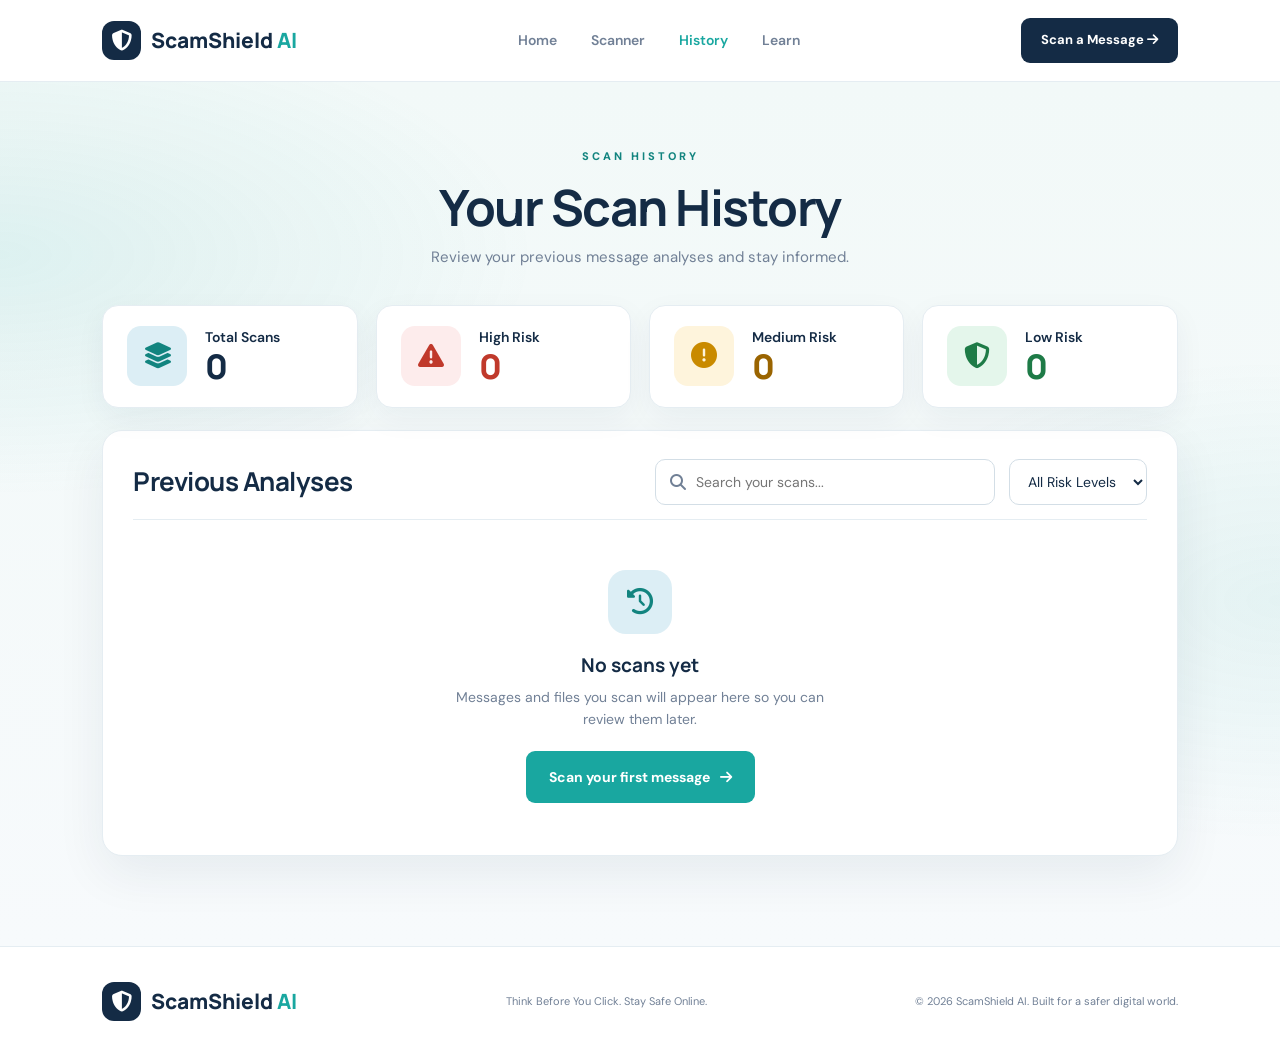
<file: Cyber-Hunters-main/history.html>
<!DOCTYPE html>
<html lang="en">
<head>
    <meta charset="UTF-8">
    <meta name="viewport" content="width=device-width, initial-scale=1.0">
    <meta name="description" content="Review your previous ScamShield AI scans.">
    <title>Scan History | ScamShield AI</title>

    <link rel="stylesheet" href="style.css">
    <link rel="preconnect" href="https://fonts.googleapis.com">
    <link rel="preconnect" href="https://fonts.gstatic.com" crossorigin>
    <link href="https://fonts.googleapis.com/css2?family=DM+Sans:wght@400;500;600;700&family=Manrope:wght@400;500;600;700;800&display=swap" rel="stylesheet">
    <link rel="stylesheet" href="https://cdnjs.cloudflare.com/ajax/libs/font-awesome/6.5.2/css/all.min.css">
</head>

<body>

    <!-- Navigation -->
    <header class="navbar">
        <a href="index.html" class="logo">
            <span class="logo-icon">
                <i class="fa-solid fa-shield-halved"></i>
            </span>
            <span>ScamShield <span class="logo-ai">AI</span></span>
        </a>

        <nav class="nav-links">
            <a href="index.html">Home</a>
            <a href="results.html">Scanner</a>
            <a href="history.html" class="active">History</a>
            <a href="learn.html">Learn</a>
        </nav>

        <a href="results.html" class="nav-button">Scan a Message <i class="fa-solid fa-arrow-right"></i></a>
    </header>

    <main class="page-shell">

        <div class="page-header">
            <span class="eyebrow">SCAN HISTORY</span>
            <h1>Your Scan History</h1>
            <p>Review your previous message analyses and stay informed.</p>
        </div>

        <!-- Stats -->
        <section class="stats-grid" aria-label="Scan summary">
            <div class="stat-card">
                <span class="stat-icon total"><i class="fa-solid fa-layer-group"></i></span>
                <div><span class="stat-label">Total Scans</span><strong id="statTotal">0</strong></div>
            </div>
            <div class="stat-card">
                <span class="stat-icon high"><i class="fa-solid fa-triangle-exclamation"></i></span>
                <div><span class="stat-label">High Risk</span><strong id="statHigh" class="high">0</strong></div>
            </div>
            <div class="stat-card">
                <span class="stat-icon medium"><i class="fa-solid fa-circle-exclamation"></i></span>
                <div><span class="stat-label">Medium Risk</span><strong id="statMedium" class="medium">0</strong></div>
            </div>
            <div class="stat-card">
                <span class="stat-icon low"><i class="fa-solid fa-shield-halved"></i></span>
                <div><span class="stat-label">Low Risk</span><strong id="statLow" class="low">0</strong></div>
            </div>
        </section>

        <!-- List -->
        <section class="panel history-panel">
            <div class="history-toolbar">
                <h2>Previous Analyses</h2>
                <div class="toolbar-controls">
                    <label class="search-box">
                        <i class="fa-solid fa-magnifying-glass"></i>
                        <input type="search" id="searchInput" placeholder="Search your scans..." aria-label="Search your scans">
                    </label>
                    <select id="riskFilter" class="risk-select" aria-label="Filter by risk level">
                        <option value="all">All Risk Levels</option>
                        <option value="high">High Risk</option>
                        <option value="medium">Medium Risk</option>
                        <option value="low">Low Risk</option>
                    </select>
                </div>
            </div>

            <ul class="history-list" id="historyList"></ul>

            <div class="empty-state" id="emptyState" hidden>
                <div class="empty-icon"><i class="fa-solid fa-clock-rotate-left"></i></div>
                <h3 id="emptyTitle">No scans yet</h3>
                <p id="emptyText">Messages and files you scan will appear here so you can review them later.</p>
                <a href="results.html" class="primary-button" id="emptyAction">Scan your first message <i class="fa-solid fa-arrow-right"></i></a>
            </div>

            <div class="history-footer" id="historyFooter">
                <div class="footer-left">
                    <span id="showingText">Showing 0 of 0 scans</span>
                    <button type="button" class="text-button" id="clearAllButton"><i class="fa-regular fa-trash-can"></i> Clear history</button>
                </div>
                <nav class="pagination" id="pagination" aria-label="Pages"></nav>
            </div>
        </section>

        <div class="toast" id="toast" role="status" hidden>
            <span id="toastText">Scan deleted</span>
            <button type="button" id="undoButton">Undo</button>
        </div>

    </main>

    <!-- Footer -->
    <footer class="footer">
        <a href="index.html" class="logo footer-logo">
            <span class="logo-icon">
                <i class="fa-solid fa-shield-halved"></i>
            </span>
            <span>ScamShield <span class="logo-ai">AI</span></span>
        </a>

        <p>Think Before You Click. Stay Safe Online.</p>

        <span class="copyright">
            &copy; 2026 ScamShield AI. Built for a safer digital world.
        </span>
    </footer>

    <script src="scanner-engine.js"></script>
    <script src="history.js"></script>
    <script type="module" src="firebase.js"></script>
</body>
</html>
</file>
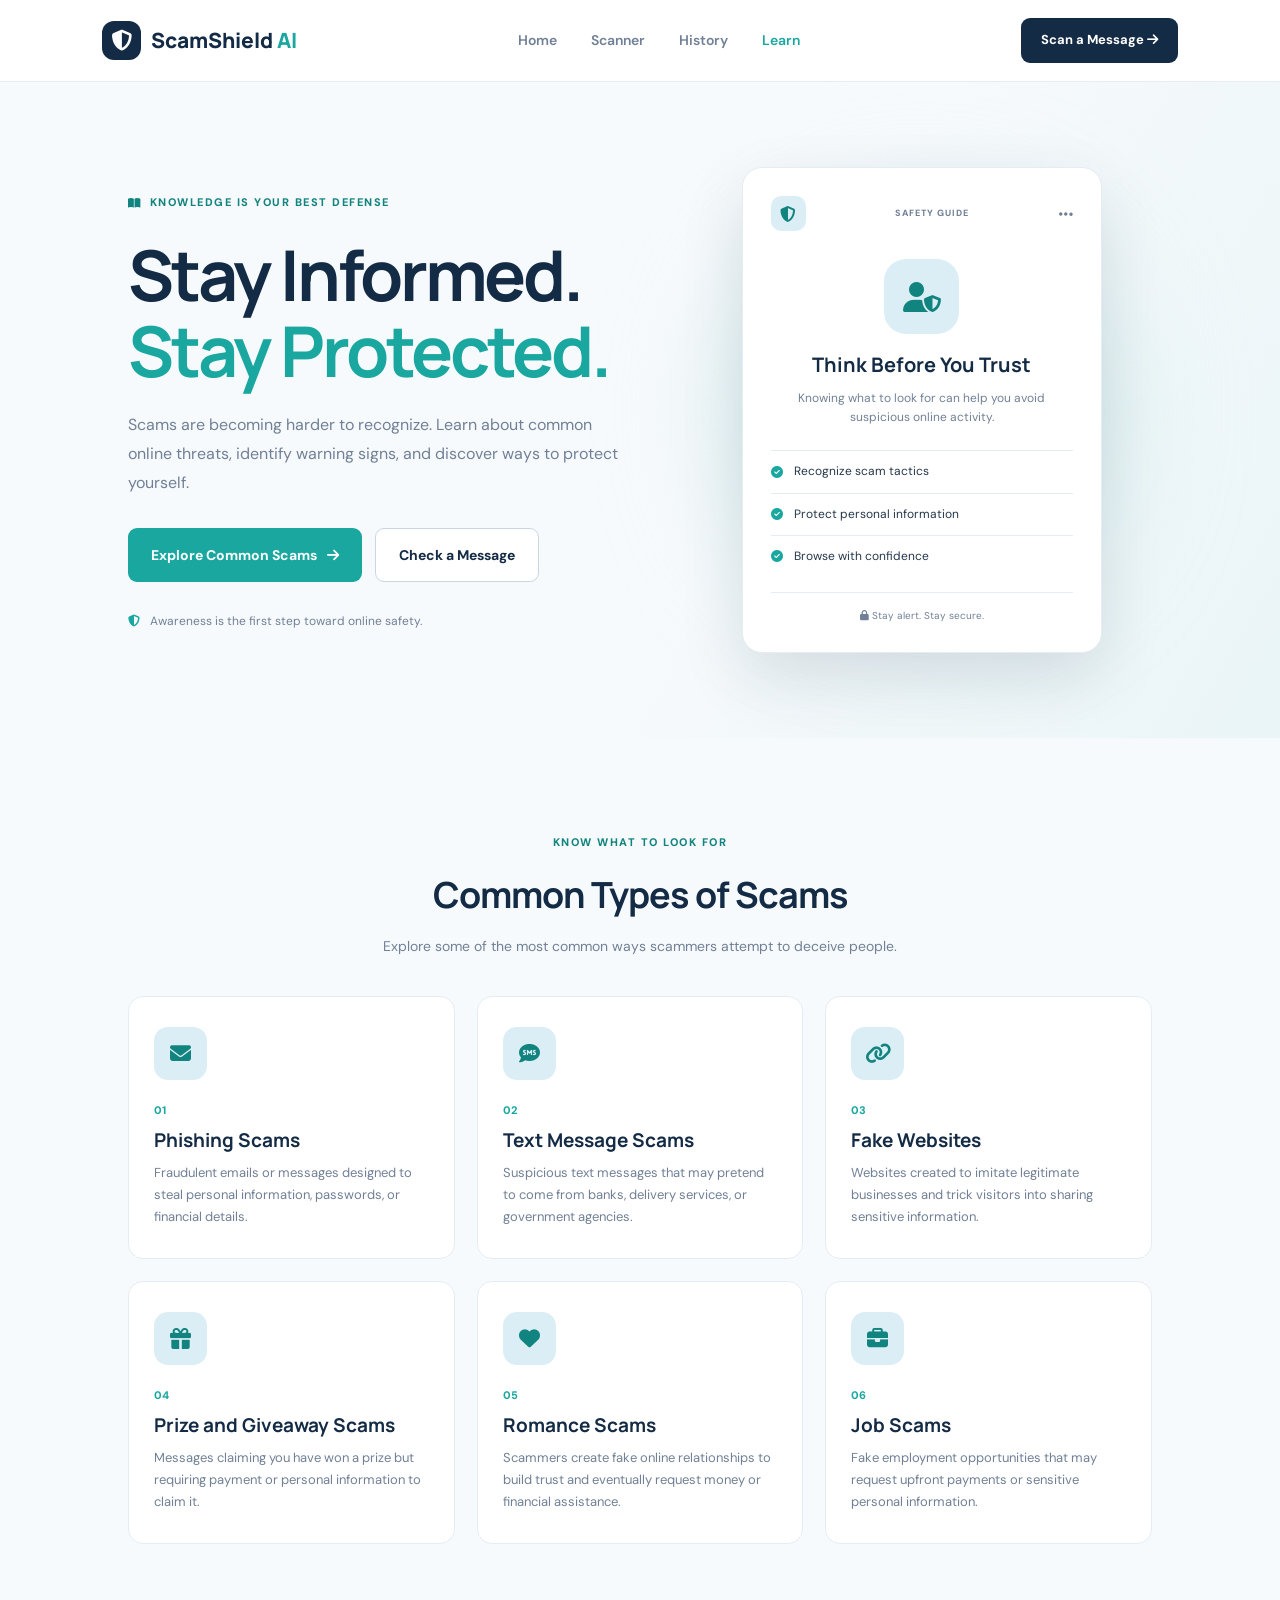
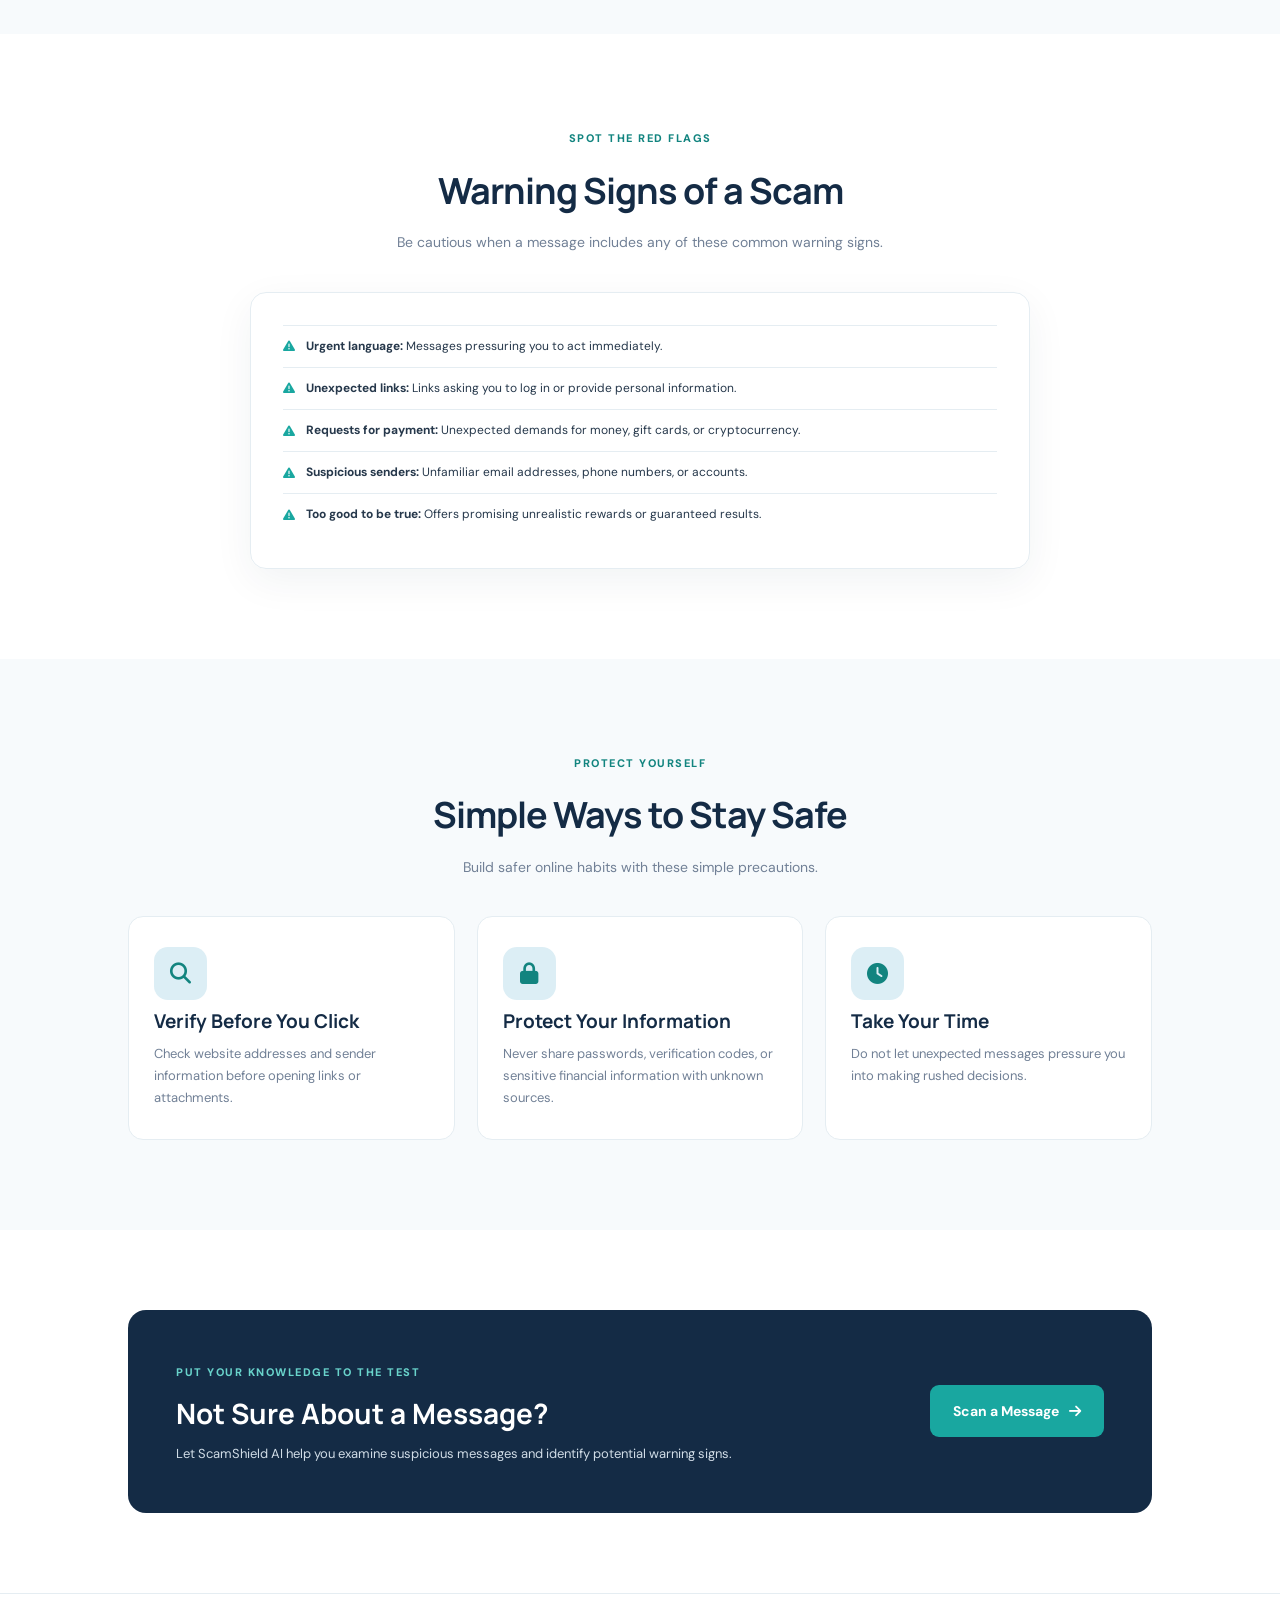
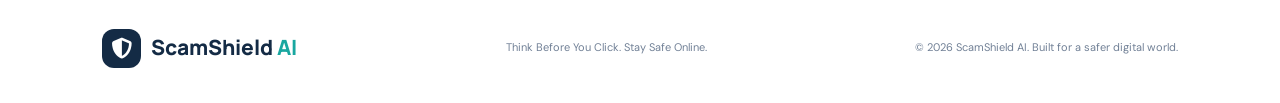
<file: Cyber-Hunters-main/learn.html>
<!DOCTYPE html>
<html lang="en">
<head>
    <meta charset="UTF-8">
    <meta name="viewport" content="width=device-width, initial-scale=1.0">
    <meta name="description" content="Learn how to recognize scams and protect yourself online.">
    <title>Learn About Scams | ScamShield AI</title>

    <link rel="stylesheet" href="style.css">
    <link rel="preconnect" href="https://fonts.googleapis.com">
    <link rel="preconnect" href="https://fonts.gstatic.com" crossorigin>
    <link href="https://fonts.googleapis.com/css2?family=DM+Sans:wght@400;500;600;700&family=Manrope:wght@400;500;600;700;800&display=swap" rel="stylesheet">
    <link rel="stylesheet" href="https://cdnjs.cloudflare.com/ajax/libs/font-awesome/6.5.2/css/all.min.css">
</head>

<body>

    <!-- navigation -->
    <header class="navbar">
        <a href="index.html" class="logo">
            <span class="logo-icon">
                <i class="fa-solid fa-shield-halved"></i>
            </span>
            <span>ScamShield <span class="logo-ai">AI</span></span>
        </a>

        <nav class="nav-links">
            <a href="index.html">Home</a>
            <a href="results.html">Scanner</a>
            <a href="history.html">History</a>
            <a href="learn.html" class="active">Learn</a>
        </nav>

        <a href="index.html#scanner" class="nav-button">
            Scan a Message <i class="fa-solid fa-arrow-right"></i>
        </a>
    </header>

    <main>

        <!-- hero section -->
        <section class="hero">
            <div class="hero-content">
                <span class="eyebrow">
                    <i class="fa-solid fa-book-open"></i>
                    KNOWLEDGE IS YOUR BEST DEFENSE
                </span>

                <h1>Stay Informed.<br><span>Stay Protected.</span></h1>

                <p class="hero-description">
                    Scams are becoming harder to recognize.
                    Learn about common online threats, identify warning signs,
                    and discover ways to protect yourself.
                </p>

                <div class="hero-buttons">
                    <a href="#scam-types" class="primary-button">
                        Explore Common Scams <i class="fa-solid fa-arrow-right"></i>
                    </a>
                    <a href="index.html#scanner" class="secondary-button">
                        Check a Message
                    </a>
                </div>

                <div class="trust-note">
                    <i class="fa-solid fa-shield-halved"></i>
                    Awareness is the first step toward online safety.
                </div>
            </div>

            <div class="hero-visual">
                <div class="visual-glow"></div>

                <div class="security-card">
                    <div class="security-card-top">
                        <span class="mini-shield">
                            <i class="fa-solid fa-shield-halved"></i>
                        </span>
                        <span class="status-label">SAFETY GUIDE</span>
                        <i class="fa-solid fa-ellipsis"></i>
                    </div>

                    <div class="security-main-icon">
                        <i class="fa-solid fa-user-shield"></i>
                    </div>

                    <h3>Think Before You Trust</h3>
                    <p>Knowing what to look for can help you avoid suspicious online activity.</p>

                    <div class="security-feature">
                        <i class="fa-solid fa-circle-check"></i>
                        <span>Recognize scam tactics</span>
                    </div>

                    <div class="security-feature">
                        <i class="fa-solid fa-circle-check"></i>
                        <span>Protect personal information</span>
                    </div>

                    <div class="security-feature">
                        <i class="fa-solid fa-circle-check"></i>
                        <span>Browse with confidence</span>
                    </div>

                    <div class="card-bottom">
                        <span><i class="fa-solid fa-lock"></i> Stay alert. Stay secure.</span>
                    </div>
                </div>
            </div>
        </section>

        <!-- common scam types -->
        <section class="how-section" id="scam-types">
            <div class="section-heading">
                <span class="eyebrow">KNOW WHAT TO LOOK FOR</span>
                <h2>Common Types of Scams</h2>
                <p>Explore some of the most common ways scammers attempt to deceive people.</p>
            </div>

            <div class="steps-container">
                <article class="step-card">
                    <div class="step-icon">
                        <i class="fa-solid fa-envelope"></i>
                    </div>
                    <span class="step-number">01</span>
                    <h3>Phishing Scams</h3>
                    <p>Fraudulent emails or messages designed to steal personal information, passwords, or financial details.</p>
                </article>

                <article class="step-card">
                    <div class="step-icon">
                        <i class="fa-solid fa-comment-sms"></i>
                    </div>
                    <span class="step-number">02</span>
                    <h3>Text Message Scams</h3>
                    <p>Suspicious text messages that may pretend to come from banks, delivery services, or government agencies.</p>
                </article>

                <article class="step-card">
                    <div class="step-icon">
                        <i class="fa-solid fa-link"></i>
                    </div>
                    <span class="step-number">03</span>
                    <h3>Fake Websites</h3>
                    <p>Websites created to imitate legitimate businesses and trick visitors into sharing sensitive information.</p>
                </article>

                <article class="step-card">
                    <div class="step-icon">
                        <i class="fa-solid fa-gift"></i>
                    </div>
                    <span class="step-number">04</span>
                    <h3>Prize and Giveaway Scams</h3>
                    <p>Messages claiming you have won a prize but requiring payment or personal information to claim it.</p>
                </article>

                <article class="step-card">
                    <div class="step-icon">
                        <i class="fa-solid fa-heart"></i>
                    </div>
                    <span class="step-number">05</span>
                    <h3>Romance Scams</h3>
                    <p>Scammers create fake online relationships to build trust and eventually request money or financial assistance.</p>
                </article>

                <article class="step-card">
                    <div class="step-icon">
                        <i class="fa-solid fa-briefcase"></i>
                    </div>
                    <span class="step-number">06</span>
                    <h3>Job Scams</h3>
                    <p>Fake employment opportunities that may request upfront payments or sensitive personal information.</p>
                </article>
            </div>
        </section>

        <!-- warning signs section -->
        <section class="scanner-section">
            <div class="section-heading">
                <span class="eyebrow">SPOT THE RED FLAGS</span>
                <h2>Warning Signs of a Scam</h2>
                <p>Be cautious when a message includes any of these common warning signs.</p>
            </div>

            <div class="scanner-card">
                <div class="security-feature">
                    <i class="fa-solid fa-triangle-exclamation"></i>
                    <span><strong>Urgent language:</strong> Messages pressuring you to act immediately.</span>
                </div>

                <div class="security-feature">
                    <i class="fa-solid fa-triangle-exclamation"></i>
                    <span><strong>Unexpected links:</strong> Links asking you to log in or provide personal information.</span>
                </div>

                <div class="security-feature">
                    <i class="fa-solid fa-triangle-exclamation"></i>
                    <span><strong>Requests for payment:</strong> Unexpected demands for money, gift cards, or cryptocurrency.</span>
                </div>

                <div class="security-feature">
                    <i class="fa-solid fa-triangle-exclamation"></i>
                    <span><strong>Suspicious senders:</strong> Unfamiliar email addresses, phone numbers, or accounts.</span>
                </div>

                <div class="security-feature">
                    <i class="fa-solid fa-triangle-exclamation"></i>
                    <span><strong>Too good to be true:</strong> Offers promising unrealistic rewards or guaranteed results.</span>
                </div>
            </div>
        </section>

        <!-- safety tips section -->
        <section class="how-section">
            <div class="section-heading">
                <span class="eyebrow">PROTECT YOURSELF</span>
                <h2>Simple Ways to Stay Safe</h2>
                <p>Build safer online habits with these simple precautions.</p>
            </div>

            <div class="steps-container">
                <article class="step-card">
                    <div class="step-icon">
                        <i class="fa-solid fa-magnifying-glass"></i>
                    </div>
                    <h3>Verify Before You Click</h3>
                    <p>Check website addresses and sender information before opening links or attachments.</p>
                </article>

                <article class="step-card">
                    <div class="step-icon">
                        <i class="fa-solid fa-lock"></i>
                    </div>
                    <h3>Protect Your Information</h3>
                    <p>Never share passwords, verification codes, or sensitive financial information with unknown sources.</p>
                </article>

                <article class="step-card">
                    <div class="step-icon">
                        <i class="fa-solid fa-clock"></i>
                    </div>
                    <h3>Take Your Time</h3>
                    <p>Do not let unexpected messages pressure you into making rushed decisions.</p>
                </article>
            </div>
        </section>

        <!-- bottom call to action -->
        <section class="bottom-cta">
            <div>
                <span class="eyebrow">PUT YOUR KNOWLEDGE TO THE TEST</span>
                <h2>Not Sure About a Message?</h2>
                <p>Let ScamShield AI help you examine suspicious messages and identify potential warning signs.</p>
            </div>

            <a href="index.html#scanner" class="cta-button">
                Scan a Message <i class="fa-solid fa-arrow-right"></i>
            </a>
        </section>

    </main>

    <!-- footer -->
    <footer class="footer">
        <a href="index.html" class="logo footer-logo">
            <span class="logo-icon">
                <i class="fa-solid fa-shield-halved"></i>
            </span>
            <span>ScamShield <span class="logo-ai">AI</span></span>
        </a>

        <p>Think Before You Click. Stay Safe Online.</p>

        <span class="copyright">
            &copy; 2026 ScamShield AI. Built for a safer digital world.
        </span>
    </footer>

    <script src="script.js"></script>
    <script type="module" src="firebase.js"></script>
</body>
</html>
</file>
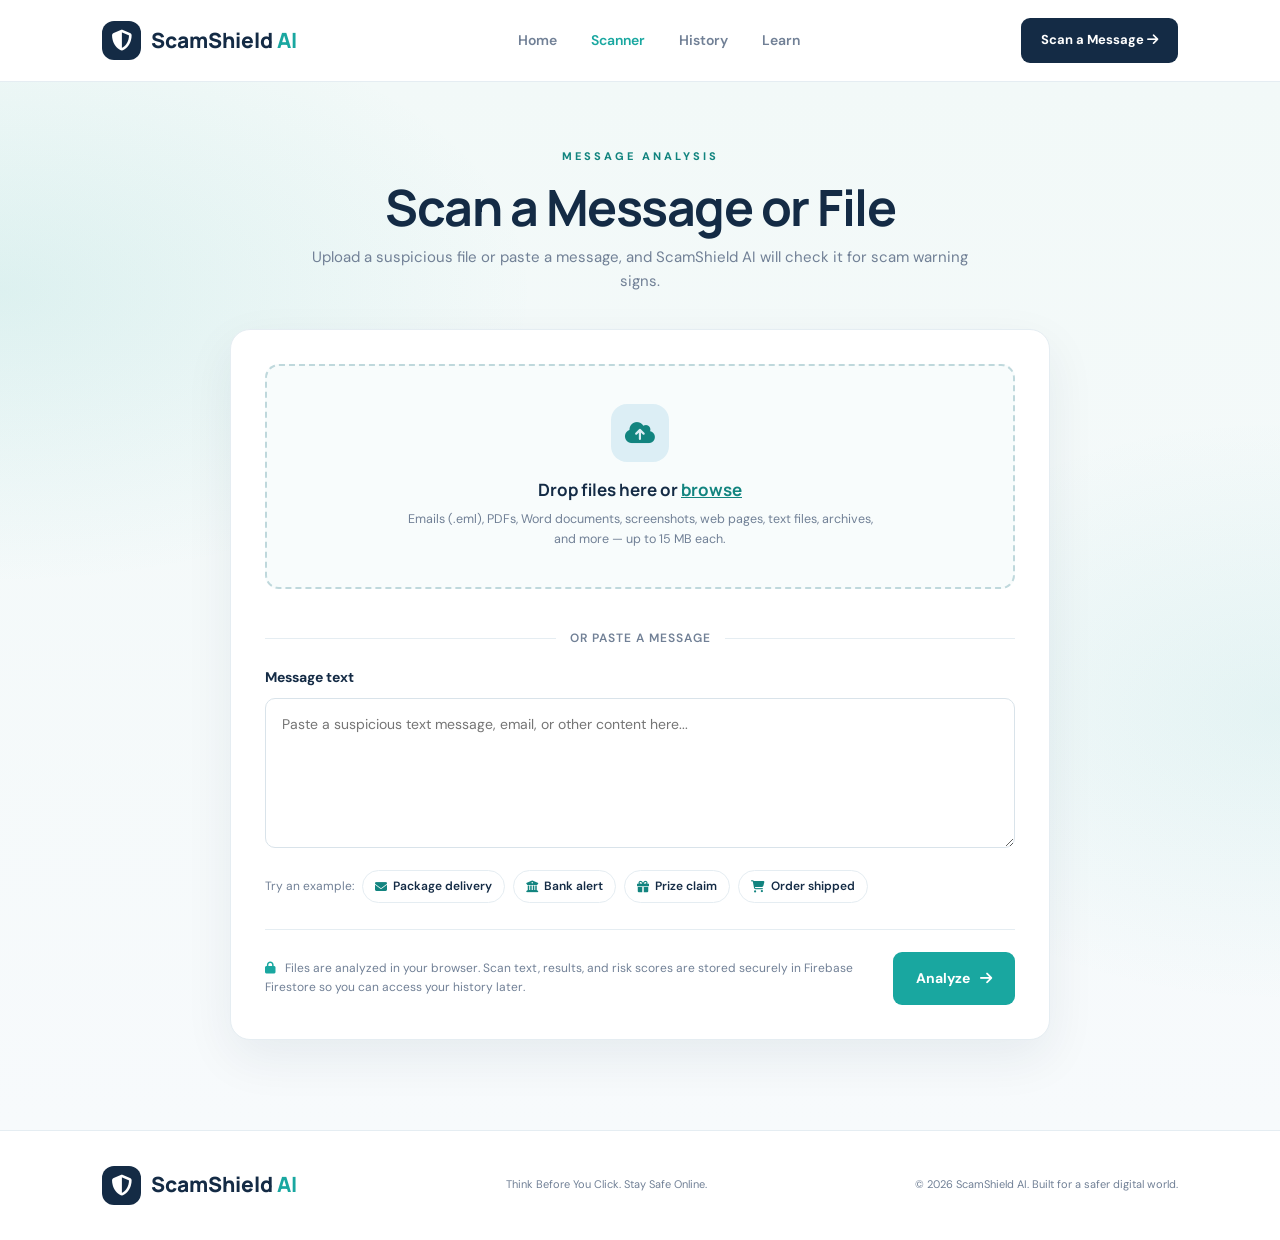
<file: Cyber-Hunters-main/results.html>
<!DOCTYPE html>
<html lang="en">
<head>
    <meta charset="UTF-8">
    <meta name="viewport" content="width=device-width, initial-scale=1.0">
    <meta name="description" content="Scan suspicious messages and files with ScamShield AI.">
    <title>Scanner | ScamShield AI</title>

    <link rel="stylesheet" href="style.css">
    <link rel="preconnect" href="https://fonts.googleapis.com">
    <link rel="preconnect" href="https://fonts.gstatic.com" crossorigin>
    <link href="https://fonts.googleapis.com/css2?family=DM+Sans:wght@400;500;600;700&family=Manrope:wght@400;500;600;700;800&display=swap" rel="stylesheet">
    <link rel="stylesheet" href="https://cdnjs.cloudflare.com/ajax/libs/font-awesome/6.5.2/css/all.min.css">
</head>

<body>

    <!-- Navigation -->
    <header class="navbar">
        <a href="index.html" class="logo">
            <span class="logo-icon">
                <i class="fa-solid fa-shield-halved"></i>
            </span>
            <span>ScamShield <span class="logo-ai">AI</span></span>
        </a>

        <nav class="nav-links">
            <a href="index.html">Home</a>
            <a href="results.html" class="active">Scanner</a>
            <a href="history.html">History</a>
            <a href="learn.html">Learn</a>
        </nav>

        <a href="results.html" class="nav-button" id="navScanButton">Scan a Message <i class="fa-solid fa-arrow-right"></i></a>
    </header>

    <main class="page-shell">

        <div class="page-header">
            <span class="eyebrow" id="pageEyebrow">MESSAGE ANALYSIS</span>
            <h1 id="pageTitle">Scan a Message or File</h1>
            <p id="pageSubtitle">Upload a suspicious file or paste a message, and ScamShield AI will check it for scam warning signs.</p>
        </div>

        <!-- ============ SCAN INPUT ============ -->
        <section id="scanView" class="panel scan-panel">
            <p id="notFoundNote" class="inline-alert" hidden>
                <i class="fa-solid fa-circle-info"></i>
                That scan couldn't be found — it may have been deleted from your history.
            </p>

            <div class="dropzone" id="dropzone" tabindex="0" role="button" aria-label="Upload files to scan">
                <input type="file" id="fileInput" multiple hidden>
                <div class="dropzone-icon"><i class="fa-solid fa-cloud-arrow-up"></i></div>
                <h3>Drop files here or <span class="link-text">browse</span></h3>
                <p>Emails (.eml), PDFs, Word documents, screenshots, web pages, text files, archives, and more — up to 15 MB each.</p>
            </div>

            <ul class="file-list" id="fileList" aria-live="polite"></ul>

            <div class="divider"><span>or paste a message</span></div>

            <label for="messageInput" class="field-label">Message text</label>
            <textarea id="messageInput" placeholder="Paste a suspicious text message, email, or other content here..."></textarea>

            <div class="examples">
                <span>Try an example:</span>
                <button type="button" class="chip" data-example="delivery"><i class="fa-solid fa-envelope"></i> Package delivery</button>
                <button type="button" class="chip" data-example="bank"><i class="fa-solid fa-building-columns"></i> Bank alert</button>
                <button type="button" class="chip" data-example="prize"><i class="fa-solid fa-gift"></i> Prize claim</button>
                <button type="button" class="chip" data-example="safe"><i class="fa-solid fa-cart-shopping"></i> Order shipped</button>
            </div>

            <div class="scan-footer">
                <div class="privacy-inline">
                    <i class="fa-solid fa-lock"></i>
                    Files are analyzed in your browser. Scan text, results, and risk scores are stored securely in Firebase Firestore so you can access your history later.
                </div>
                <button class="primary-button" id="analyzeButton">
                    Analyze <i class="fa-solid fa-arrow-right"></i>
                </button>
            </div>

            <p id="scanStatus" class="scan-status" aria-live="polite"></p>
        </section>

        <!-- ============ PROGRESS ============ -->
        <section id="progressView" class="panel progress-panel" hidden>
            <div class="scan-spinner"><i class="fa-solid fa-shield-halved"></i></div>
            <h3>Analyzing…</h3>
            <p id="progressText">Looking for warning signs</p>
        </section>

        <!-- ============ RESULTS ============ -->
        <section id="resultView" hidden>
            <div class="batch-strip" id="batchStrip" hidden></div>

            <div class="panel results-panel">
                <div class="results-main">
                    <div class="verdict" id="verdict">
                        <div class="verdict-icon"><i id="verdictIcon" class="fa-solid fa-triangle-exclamation"></i></div>
                        <div class="verdict-text">
                            <h2 id="verdictTitle">Potential Scam Detected</h2>
                            <p id="verdictSummary"></p>
                        </div>
                        <div class="verdict-score">
                            <span class="risk-pill" id="riskPill">High Risk</span>
                            <div class="score-number"><strong id="scoreValue">0</strong>/100</div>
                            <span class="score-label">Risk Score</span>
                        </div>
                    </div>

                    <h3 class="block-title" id="flagsTitle">Why Was This Flagged?</h3>
                    <ul class="flag-list" id="flagList"></ul>

                    <div class="info-block explanation-block">
                        <div class="info-icon"><i class="fa-solid fa-robot"></i></div>
                        <div>
                            <h3>AI Explanation</h3>
                            <p id="explanationText"></p>
                        </div>
                    </div>

                    <div class="info-block actions-block">
                        <div class="info-icon"><i class="fa-solid fa-shield-halved"></i></div>
                        <div>
                            <h3>Recommended Actions</h3>
                            <ul id="actionList"></ul>
                        </div>
                    </div>
                </div>

                <aside class="results-side">
                    <div class="side-card">
                        <h3 class="side-title"><i class="fa-regular fa-envelope"></i> <span id="analyzedTitle">Message Analyzed</span></h3>
                        <div class="file-chip" id="fileChip" hidden></div>
                        <div class="analyzed-text" id="analyzedText"></div>
                        <ul class="notes" id="notesList" hidden></ul>
                        <p class="scan-meta" id="scanMeta"></p>
                    </div>

                    <div class="side-card">
                        <h3 class="side-title"><i class="fa-solid fa-circle-info"></i> Risk Level Guide</h3>
                        <div class="guide-row">
                            <span class="guide-pill high"><i class="fa-solid fa-triangle-exclamation"></i> High Risk</span>
                            <p>Strong indicators of a potential scam.</p>
                        </div>
                        <div class="guide-row">
                            <span class="guide-pill medium"><i class="fa-solid fa-triangle-exclamation"></i> Medium Risk</span>
                            <p>Some suspicious characteristics. Proceed with caution and verify.</p>
                        </div>
                        <div class="guide-row">
                            <span class="guide-pill low"><i class="fa-solid fa-circle-check"></i> Low Risk</span>
                            <p>No significant warning signs identified. Still be cautious.</p>
                        </div>
                    </div>

                    <button class="wide-button solid" id="scanAnotherButton">
                        <i class="fa-solid fa-rotate-right"></i> Scan Another Message
                    </button>
                    <a href="learn.html" class="wide-button outline">
                        <i class="fa-solid fa-book-open"></i> Learn About Scams
                    </a>
                </aside>
            </div>
        </section>

    </main>

    <!-- Footer -->
    <footer class="footer">
        <a href="index.html" class="logo footer-logo">
            <span class="logo-icon">
                <i class="fa-solid fa-shield-halved"></i>
            </span>
            <span>ScamShield <span class="logo-ai">AI</span></span>
        </a>

        <p>Think Before You Click. Stay Safe Online.</p>

        <span class="copyright">
            &copy; 2026 ScamShield AI. Built for a safer digital world.
        </span>
    </footer>

    <script src="scanner-engine.js"></script>
    <script src="results.js"></script>
    <script type="module" src="firebase.js"></script>
</body>
</html>
</file>
<file: style.css>
:root {
    --navy: #142B45;
    --navy-light: #203D5B;
    --white: #FFFFFF;
    --ice-blue: #DCEEF5;
    --teal: #19A7A0;
    --teal-dark: #12847F;
    --warning: #F2B84B;
    --danger: #DC6262;
    --text: #26384B;
    --muted: #718096;
    --background: #F7FAFC;
    --border: #E5EDF2;
}

* {
    margin: 0;
    padding: 0;
    box-sizing: border-box;
}

html {
    scroll-behavior: smooth;
}

body {
    font-family: 'DM Sans', sans-serif;
    color: var(--text);
    background: var(--white);
    line-height: 1.6;
}

h1, h2, h3 {
    font-family: 'Manrope', sans-serif;
}

a {
    text-decoration: none;
    color: inherit;
}

button {
    font: inherit;
    cursor: pointer;
}

/* =========================
   NAVIGATION
========================= */

.navbar {
    height: 82px;
    padding: 0 8%;
    display: flex;
    align-items: center;
    justify-content: space-between;
    background: var(--white);
    border-bottom: 1px solid var(--border);
}

.logo {
    display: flex;
    align-items: center;
    gap: 10px;
    font-family: 'Manrope', sans-serif;
    font-size: 21px;
    font-weight: 800;
    color: var(--navy);
}

.logo-icon {
    width: 39px;
    height: 39px;
    border-radius: 12px;
    display: grid;
    place-items: center;
    background: var(--navy);
    color: var(--white);
}

.logo-ai {
    color: var(--teal);
}

.nav-links {
    display: flex;
    align-items: center;
    gap: 34px;
}

.nav-links a {
    color: var(--muted);
    font-weight: 600;
    font-size: 14px;
    transition: color 0.2s ease;
}

.nav-links a:hover,
.nav-links a.active {
    color: var(--teal);
}

.nav-button {
    background: var(--navy);
    color: var(--white);
    padding: 12px 20px;
    border-radius: 9px;
    font-size: 13px;
    font-weight: 700;
    transition: background 0.2s ease;
}

.nav-button:hover {
    background: var(--teal-dark);
}

/* =========================
   BUTTONS
========================= */

.primary-button,
.secondary-button,
.cta-button {
    display: inline-flex;
    align-items: center;
    justify-content: center;
    gap: 10px;
    padding: 15px 23px;
    border-radius: 9px;
    font-weight: 700;
    font-size: 14px;
    transition: 0.2s ease;
}

.primary-button {
    border: none;
    background: var(--teal);
    color: var(--white);
}

.primary-button:hover {
    background: var(--teal-dark);
    transform: translateY(-2px);
}

.secondary-button {
    border: 1px solid #C9D7E1;
    color: var(--navy);
    background: var(--white);
}

.secondary-button:hover {
    background: var(--ice-blue);
}

/* =========================
   HERO SECTION
========================= */

.hero {
    min-height: 590px;
    padding: 85px 10%;
    display: grid;
    grid-template-columns: 1.05fr 0.95fr;
    align-items: center;
    gap: 55px;
    background: linear-gradient(120deg, #F7FAFC 55%, #EAF5F7);
    overflow: hidden;
}

.hero-content {
    max-width: 570px;
}

.eyebrow {
    display: inline-flex;
    align-items: center;
    gap: 8px;
    color: var(--teal-dark);
    font-size: 11px;
    font-weight: 800;
    letter-spacing: 1.5px;
}

.hero h1 {
    color: var(--navy);
    font-size: clamp(48px, 5.5vw, 70px);
    line-height: 1.08;
    letter-spacing: -3px;
    margin: 23px 0;
}

.hero h1 span {
    color: var(--teal);
}

.hero-description {
    max-width: 490px;
    color: var(--muted);
    font-size: 16px;
    line-height: 1.8;
}

.hero-buttons {
    display: flex;
    flex-wrap: wrap;
    gap: 13px;
    margin-top: 30px;
}

.trust-note {
    margin-top: 30px;
    font-size: 12px;
    color: var(--muted);
}

.trust-note i {
    color: var(--teal);
    margin-right: 7px;
}

/* =========================
   HERO VISUAL CARD
========================= */

.hero-visual {
    position: relative;
    display: flex;
    justify-content: center;
    align-items: center;
    min-height: 420px;
}

.visual-glow {
    position: absolute;
    width: 340px;
    height: 340px;
    background: #C9E8E8;
    filter: blur(70px);
    border-radius: 50%;
}

.security-card {
    position: relative;
    z-index: 1;
    width: 360px;
    max-width: 100%;
    padding: 28px;
    background: var(--white);
    border: 1px solid var(--border);
    border-radius: 20px;
    box-shadow: 0 25px 65px rgba(20, 43, 69, 0.12);
}

.security-card-top {
    display: flex;
    align-items: center;
    justify-content: space-between;
}

.mini-shield {
    width: 35px;
    height: 35px;
    display: grid;
    place-items: center;
    background: var(--ice-blue);
    color: var(--teal-dark);
    border-radius: 10px;
}

.status-label {
    font-size: 9px;
    font-weight: 800;
    letter-spacing: 1px;
    color: var(--muted);
}

.security-card-top > i {
    color: var(--muted);
}

.security-main-icon {
    margin: 28px auto 15px;
    width: 75px;
    height: 75px;
    border-radius: 22px;
    display: grid;
    place-items: center;
    font-size: 30px;
    color: var(--teal-dark);
    background: var(--ice-blue);
}

.security-card h3 {
    text-align: center;
    color: var(--navy);
    font-size: 20px;
}

.security-card > p {
    text-align: center;
    color: var(--muted);
    font-size: 12px;
    margin: 8px 0 23px;
}

.security-feature {
    display: flex;
    align-items: center;
    gap: 11px;
    padding: 11px 0;
    border-top: 1px solid var(--border);
    font-size: 12px;
    color: var(--text);
}

.security-feature i {
    color: var(--teal);
}

.card-bottom {
    margin-top: 15px;
    padding-top: 15px;
    border-top: 1px solid var(--border);
    color: var(--muted);
    font-size: 10px;
    text-align: center;
}

.floating-icon {
    position: absolute;
    z-index: 2;
    width: 48px;
    height: 48px;
    display: grid;
    place-items: center;
    border-radius: 14px;
    background: var(--white);
    color: var(--teal);
    box-shadow: 0 8px 25px rgba(20, 43, 69, 0.12);
}

.floating-one {
    top: 50px;
    right: 15px;
}

.floating-two {
    bottom: 45px;
    left: 5px;
}

/* =========================
   SECTION HEADINGS
========================= */

.section-heading {
    text-align: center;
    max-width: 650px;
    margin: 0 auto 38px;
}

.section-heading h2 {
    color: var(--navy);
    font-size: clamp(27px, 3vw, 36px);
    margin: 12px 0;
    letter-spacing: -1px;
}

.section-heading p {
    color: var(--muted);
    font-size: 14px;
}

/* =========================
   SCANNER SECTION
========================= */

.scanner-section {
    padding: 90px 10%;
    background: var(--white);
    scroll-margin-top: 30px;
}

.scanner-card {
    max-width: 780px;
    margin: auto;
    padding: 32px;
    border: 1px solid var(--border);
    border-radius: 16px;
    box-shadow: 0 12px 40px rgba(20, 43, 69, 0.06);
}

.scanner-card > label {
    display: block;
    color: var(--navy);
    font-size: 14px;
    font-weight: 700;
    margin-bottom: 12px;
}

.scanner-card textarea {
    width: 100%;
    min-height: 170px;
    padding: 18px;
    resize: vertical;
    border: 1px solid #D9E3EA;
    border-radius: 10px;
    outline: none;
    font-family: inherit;
    font-size: 14px;
    color: var(--text);
}

.scanner-card textarea:focus {
    border-color: var(--teal);
    box-shadow: 0 0 0 3px rgba(25, 167, 160, 0.10);
}

.scanner-card textarea::placeholder {
    color: #A0ACB8;
}

.scanner-actions {
    display: flex;
    align-items: center;
    justify-content: space-between;
    gap: 15px;
    margin-top: 18px;
}

.upload-button {
    display: inline-flex;
    align-items: center;
    gap: 9px;
    color: var(--navy);
    font-size: 13px;
    font-weight: 600;
    cursor: pointer;
}

.upload-button:hover {
    color: var(--teal-dark);
}

.file-name,
.scanner-status {
    margin-top: 12px;
    color: var(--muted);
    font-size: 12px;
}

.privacy-note {
    margin-top: 25px;
    padding-top: 18px;
    border-top: 1px solid var(--border);
    font-size: 11px;
    color: var(--muted);
}

.privacy-note i {
    color: var(--teal);
    margin-right: 6px;
}

/* =========================
   HOW IT WORKS
========================= */

.how-section {
    padding: 90px 10%;
    background: var(--background);
}

.steps-container {
    display: grid;
    grid-template-columns: repeat(3, 1fr);
    gap: 22px;
    max-width: 1050px;
    margin: auto;
}

.step-card {
    position: relative;
    padding: 30px 25px;
    background: var(--white);
    border: 1px solid var(--border);
    border-radius: 15px;
    transition: transform 0.2s ease, box-shadow 0.2s ease;
}

.step-card:hover {
    transform: translateY(-5px);
    box-shadow: 0 15px 30px rgba(20, 43, 69, 0.07);
}

.step-icon {
    width: 53px;
    height: 53px;
    display: grid;
    place-items: center;
    border-radius: 14px;
    background: var(--ice-blue);
    color: var(--teal-dark);
    font-size: 21px;
}

.step-number {
    display: block;
    margin-top: 22px;
    font-size: 11px;
    font-weight: 800;
    color: var(--teal);
}

.step-card h3 {
    margin: 6px 0;
    color: var(--navy);
    font-size: 19px;
}

.step-card p {
    color: var(--muted);
    font-size: 13px;
    line-height: 1.7;
}

/* =========================
   BOTTOM CTA
========================= */

.bottom-cta {
    margin: 80px 10%;
    padding: 48px;
    display: flex;
    align-items: center;
    justify-content: space-between;
    gap: 25px;
    border-radius: 18px;
    background: var(--navy);
    color: var(--white);
}

.bottom-cta .eyebrow {
    color: #69D3CB;
}

.bottom-cta h2 {
    max-width: 540px;
    margin: 12px 0;
    font-size: 28px;
    line-height: 1.3;
}

.bottom-cta p {
    color: #D0DCE6;
    font-size: 13px;
}

.cta-button {
    flex-shrink: 0;
    background: var(--teal);
    color: var(--white);
}

.cta-button:hover {
    background: var(--teal-dark);
}

/* =========================
   FOOTER
========================= */

.footer {
    padding: 35px 8%;
    border-top: 1px solid var(--border);
    display: flex;
    flex-wrap: wrap;
    align-items: center;
    justify-content: space-between;
    gap: 15px;
}

.footer p,
.copyright {
    font-size: 11px;
    color: var(--muted);
}

/* =========================
   RESPONSIVE DESIGN
========================= */

@media (max-width: 900px) {
    .navbar {
        padding: 0 5%;
    }

    .hero {
        padding: 65px 7%;
        gap: 25px;
    }

    .hero h1 {
        font-size: 52px;
    }

    .bottom-cta {
        margin: 60px 7%;
    }
}

@media (max-width: 700px) {
    .navbar {
        height: auto;
        min-height: 75px;
        padding: 18px 5%;
        flex-wrap: wrap;
        gap: 16px;
    }

    .nav-links {
        order: 3;
        width: 100%;
        justify-content: center;
        gap: 25px;
    }

    .nav-button {
        padding: 10px 12px;
        font-size: 11px;
    }

    .hero {
        grid-template-columns: 1fr;
        padding: 65px 7%;
    }

    .hero-visual {
        min-height: 390px;
    }

    .hero h1 {
        font-size: 50px;
    }

    .scanner-section,
    .how-section {
        padding: 65px 7%;
    }

    .scanner-card {
        padding: 22px;
    }

    .steps-container {
        grid-template-columns: 1fr;
    }

    .bottom-cta {
        margin: 45px 5%;
        padding: 32px 25px;
        flex-direction: column;
        align-items: flex-start;
    }

    .footer {
        flex-direction: column;
        text-align: center;
    }
}

@media (max-width: 420px) {
    .scanner-actions {
        flex-direction: column;
        align-items: stretch;
    }

    .scanner-actions .primary-button {
        width: 100%;
    }

    .hero-buttons {
        flex-direction: column;
        align-items: stretch;
    }
}

/* =========================================================
   SHARED: SCANNER + HISTORY PAGES
========================================================= */

:root {
    --high: #C0392B;
    --high-bg: #FDECEC;
    --high-border: #F7CFCF;
    --medium: #9A6400;
    --medium-bg: #FEF4DC;
    --medium-border: #F6E0A8;
    --low: #1E7B47;
    --low-bg: #E4F6EB;
    --low-border: #C3E9D1;
    --mint: #EAF6F3;
}

.page-shell {
    position: relative;
    padding: 60px 8% 90px;
    background:
        radial-gradient(ellipse 60% 40% at 0% 20%, rgba(25, 167, 160, 0.10), transparent 70%),
        radial-gradient(ellipse 50% 40% at 100% 60%, rgba(25, 167, 160, 0.08), transparent 70%),
        linear-gradient(180deg, #F2F9F8 0%, var(--background) 100%);
    min-height: calc(100vh - 82px);
}

.page-header {
    text-align: center;
    max-width: 680px;
    margin: 0 auto 36px;
}

.page-header .eyebrow {
    letter-spacing: 3px;
}

.page-header h1 {
    color: var(--navy);
    font-size: clamp(32px, 4.2vw, 50px);
    letter-spacing: -1.5px;
    line-height: 1.1;
    margin: 12px 0 10px;
}

.page-header p {
    color: var(--muted);
    font-size: 15px;
}

.panel {
    max-width: 1180px;
    margin: 0 auto;
    background: var(--white);
    border: 1px solid var(--border);
    border-radius: 20px;
    box-shadow: 0 18px 50px rgba(20, 43, 69, 0.07);
}

.risk-pill {
    display: inline-block;
    padding: 4px 12px;
    border-radius: 8px;
    font-size: 13px;
    font-weight: 700;
    white-space: nowrap;
}

.risk-pill.high { background: var(--high-bg); color: var(--high); }
.risk-pill.medium { background: var(--medium-bg); color: var(--medium); }
.risk-pill.low { background: var(--low-bg); color: var(--low); }

/* =========================
   SCAN INPUT
========================= */

.scan-panel {
    max-width: 820px;
    padding: 34px;
}

.inline-alert {
    display: flex;
    gap: 10px;
    align-items: center;
    padding: 12px 16px;
    margin-bottom: 20px;
    border-radius: 10px;
    background: var(--medium-bg);
    color: var(--medium);
    font-size: 13px;
}

.dropzone {
    padding: 38px 24px;
    border: 2px dashed #BFD8DC;
    border-radius: 14px;
    background: #F8FCFC;
    text-align: center;
    cursor: pointer;
    transition: border-color 0.2s ease, background 0.2s ease;
}

.dropzone:hover,
.dropzone:focus-visible,
.dropzone.dragging {
    border-color: var(--teal);
    background: var(--mint);
    outline: none;
}

.dropzone-icon {
    width: 58px;
    height: 58px;
    margin: 0 auto 14px;
    display: grid;
    place-items: center;
    border-radius: 16px;
    background: var(--ice-blue);
    color: var(--teal-dark);
    font-size: 24px;
}

.dropzone h3 {
    color: var(--navy);
    font-size: 17px;
}

.dropzone p {
    max-width: 480px;
    margin: 6px auto 0;
    color: var(--muted);
    font-size: 12.5px;
}

.link-text {
    color: var(--teal-dark);
    text-decoration: underline;
}

.file-list {
    list-style: none;
    margin-top: 14px;
    display: grid;
    gap: 8px;
}

.file-list li {
    display: flex;
    align-items: center;
    gap: 12px;
    padding: 10px 14px;
    border: 1px solid var(--border);
    border-radius: 10px;
    font-size: 13px;
}

.file-list li > i {
    color: var(--teal-dark);
}

.fl-name {
    font-weight: 600;
    color: var(--navy);
    overflow: hidden;
    text-overflow: ellipsis;
    white-space: nowrap;
}

.fl-size {
    color: var(--muted);
    font-size: 12px;
    margin-right: auto;
    white-space: nowrap;
}

.fl-remove {
    border: none;
    background: none;
    color: var(--muted);
    width: 28px;
    height: 28px;
    border-radius: 7px;
}

.fl-remove:hover {
    background: var(--high-bg);
    color: var(--high);
}

.divider {
    display: flex;
    align-items: center;
    gap: 14px;
    margin: 26px 0 18px;
    color: var(--muted);
    font-size: 12px;
    font-weight: 600;
    text-transform: uppercase;
    letter-spacing: 1px;
}

.divider::before,
.divider::after {
    content: "";
    flex: 1;
    height: 1px;
    background: var(--border);
}

.field-label {
    display: block;
    color: var(--navy);
    font-size: 14px;
    font-weight: 700;
    margin-bottom: 10px;
}

.scan-panel textarea {
    width: 100%;
    min-height: 150px;
    padding: 16px;
    resize: vertical;
    border: 1px solid #D9E3EA;
    border-radius: 10px;
    outline: none;
    font-family: inherit;
    font-size: 14px;
    color: var(--text);
}

.scan-panel textarea:focus {
    border-color: var(--teal);
    box-shadow: 0 0 0 3px rgba(25, 167, 160, 0.10);
}

.examples {
    display: flex;
    flex-wrap: wrap;
    align-items: center;
    gap: 8px;
    margin-top: 14px;
    font-size: 12px;
    color: var(--muted);
}

.chip {
    display: inline-flex;
    align-items: center;
    gap: 6px;
    padding: 6px 12px;
    border: 1px solid var(--border);
    border-radius: 999px;
    background: var(--white);
    color: var(--navy);
    font-size: 12px;
    font-weight: 600;
    transition: 0.2s ease;
}

.chip i {
    color: var(--teal-dark);
}

.chip:hover {
    border-color: var(--teal);
    background: var(--mint);
}

.scan-footer {
    display: flex;
    align-items: center;
    justify-content: space-between;
    gap: 20px;
    margin-top: 26px;
    padding-top: 22px;
    border-top: 1px solid var(--border);
}

.privacy-inline {
    font-size: 12px;
    color: var(--muted);
}

.privacy-inline i {
    color: var(--teal);
    margin-right: 6px;
}

.scan-footer .primary-button {
    flex-shrink: 0;
}

.scan-status {
    margin-top: 12px;
    color: var(--high);
    font-size: 13px;
    text-align: right;
}

.scan-status:empty {
    display: none;
}

/* =========================
   PROGRESS
========================= */

.progress-panel {
    max-width: 520px;
    padding: 56px 30px;
    text-align: center;
}

.scan-spinner {
    position: relative;
    width: 84px;
    height: 84px;
    margin: 0 auto 22px;
    display: grid;
    place-items: center;
    border-radius: 50%;
    background: var(--mint);
    color: var(--teal-dark);
    font-size: 30px;
}

.scan-spinner::after {
    content: "";
    position: absolute;
    inset: -6px;
    border-radius: 50%;
    border: 3px solid transparent;
    border-top-color: var(--teal);
    animation: spin 0.9s linear infinite;
}

@keyframes spin {
    to { transform: rotate(360deg); }
}

.progress-panel h3 {
    color: var(--navy);
    font-size: 20px;
}

.progress-panel p {
    color: var(--muted);
    font-size: 14px;
    margin-top: 6px;
}

/* =========================
   RESULTS
========================= */

.batch-strip {
    max-width: 1180px;
    margin: 0 auto 18px;
    display: flex;
    flex-wrap: wrap;
    align-items: center;
    gap: 8px;
}

.batch-label {
    font-size: 12px;
    font-weight: 700;
    color: var(--muted);
    margin-right: 6px;
}

.batch-item {
    display: inline-flex;
    align-items: center;
    gap: 8px;
    max-width: 260px;
    padding: 8px 12px;
    border: 1px solid var(--border);
    border-radius: 10px;
    background: var(--white);
    font-size: 13px;
    color: var(--navy);
}

.batch-item.active {
    border-color: var(--teal);
    box-shadow: 0 0 0 3px rgba(25, 167, 160, 0.12);
}

.bi-name {
    overflow: hidden;
    text-overflow: ellipsis;
    white-space: nowrap;
}

.bi-score {
    font-weight: 700;
    color: var(--muted);
}

.dot {
    flex-shrink: 0;
    width: 9px;
    height: 9px;
    border-radius: 50%;
}

.dot.high { background: var(--high); }
.dot.medium { background: #E0A100; }
.dot.low { background: #2E9E5E; }

.results-panel {
    display: grid;
    grid-template-columns: 1.6fr 1fr;
    gap: 0;
    padding: 26px;
}

.results-main {
    padding-right: 26px;
    border-right: 1px solid var(--border);
}

.results-side {
    padding-left: 26px;
    display: flex;
    flex-direction: column;
    gap: 16px;
}

.verdict {
    display: grid;
    grid-template-columns: auto 1fr auto;
    align-items: center;
    gap: 20px;
    padding: 22px 24px;
    border-radius: 14px;
    border: 1px solid;
}

.verdict.high { background: var(--high-bg); border-color: var(--high-border); }
.verdict.medium { background: var(--medium-bg); border-color: var(--medium-border); }
.verdict.low { background: var(--low-bg); border-color: var(--low-border); }

.verdict-icon {
    font-size: 46px;
    line-height: 1;
}

.verdict.high .verdict-icon,
.verdict.high h2 { color: var(--high); }
.verdict.medium .verdict-icon,
.verdict.medium h2 { color: var(--medium); }
.verdict.low .verdict-icon,
.verdict.low h2 { color: var(--low); }

.verdict h2 {
    font-size: 24px;
    letter-spacing: -0.5px;
    line-height: 1.2;
}

.verdict p {
    margin-top: 4px;
    font-size: 14px;
    color: var(--text);
}

.verdict-score {
    text-align: center;
}

.verdict-score .risk-pill {
    padding: 6px 18px;
    border-radius: 999px;
    color: var(--white);
}

.verdict.high .risk-pill { background: var(--high); }
.verdict.medium .risk-pill { background: #C98A00; }
.verdict.low .risk-pill { background: #2E9E5E; }

.score-number {
    margin-top: 6px;
    font-family: 'Manrope', sans-serif;
    font-size: 20px;
    font-weight: 700;
    color: var(--navy);
}

.score-number strong {
    font-size: 40px;
    font-weight: 800;
    letter-spacing: -1px;
}

.verdict.high .score-number strong { color: var(--high); }
.verdict.medium .score-number strong { color: var(--medium); }
.verdict.low .score-number strong { color: var(--low); }

.score-label {
    display: block;
    font-size: 12px;
    color: var(--muted);
}

.block-title {
    margin: 24px 0 12px 4px;
    color: var(--navy);
    font-size: 18px;
}

.flag-list {
    list-style: none;
    display: grid;
    gap: 8px;
}

.flag {
    display: flex;
    align-items: center;
    gap: 14px;
    padding: 10px 16px;
    border-radius: 9px;
    font-size: 14px;
}

.flag i {
    flex-shrink: 0;
    width: 22px;
    text-align: center;
    font-size: 16px;
}

.flag strong {
    color: var(--navy);
}

.flag-detail {
    color: var(--text);
}

.flag.high { background: var(--high-bg); }
.flag.high i { color: var(--high); }
.flag.medium { background: var(--medium-bg); }
.flag.medium i { color: #C98A00; }
.flag.low { background: var(--background); }
.flag.low i { color: var(--muted); }
.flag.safe { background: var(--low-bg); }
.flag.safe i { color: var(--low); }

.info-block {
    display: flex;
    gap: 16px;
    margin-top: 16px;
    padding: 18px 22px;
    border-radius: 12px;
    background: var(--mint);
}

.info-icon {
    flex-shrink: 0;
    width: 42px;
    font-size: 30px;
    color: var(--teal-dark);
    text-align: center;
}

.info-block h3 {
    color: var(--navy);
    font-size: 18px;
    margin-bottom: 4px;
}

.info-block p,
.info-block li {
    font-size: 14px;
    color: var(--text);
}

.info-block ul {
    padding-left: 18px;
}

.actions-block {
    background: #E3F3EF;
}

.side-card {
    padding: 18px;
    border: 1px solid var(--border);
    border-radius: 14px;
    background: #FBFDFD;
}

.side-title {
    display: flex;
    align-items: center;
    gap: 10px;
    margin-bottom: 12px;
    color: var(--navy);
    font-size: 16px;
}

.side-title i {
    color: var(--teal-dark);
    font-size: 18px;
}

.file-chip {
    display: flex;
    align-items: center;
    gap: 12px;
    margin-bottom: 10px;
    padding: 10px 12px;
    border-radius: 10px;
    background: var(--white);
    border: 1px solid var(--border);
}

.file-chip > i {
    font-size: 22px;
    color: var(--teal-dark);
}

.file-chip div {
    min-width: 0;
}

.file-chip strong {
    display: block;
    color: var(--navy);
    font-size: 13px;
    overflow: hidden;
    text-overflow: ellipsis;
    white-space: nowrap;
}

.file-chip span {
    display: block;
    color: var(--muted);
    font-size: 11.5px;
    overflow: hidden;
    text-overflow: ellipsis;
    white-space: nowrap;
}

.analyzed-text {
    max-height: 240px;
    overflow: auto;
    padding: 14px 16px;
    border-radius: 10px;
    background: #EEF3F6;
    font-size: 14px;
    color: var(--navy);
    white-space: pre-wrap;
    word-break: break-word;
}

.flagged-link {
    color: #2155C4;
    text-decoration: underline;
    cursor: not-allowed;
}

.truncated,
.muted {
    color: var(--muted);
    font-style: italic;
}

.notes {
    list-style: none;
    margin-top: 10px;
    display: grid;
    gap: 6px;
}

.notes li {
    display: flex;
    gap: 8px;
    font-size: 12px;
    color: var(--muted);
}

.notes i {
    margin-top: 3px;
    color: var(--teal);
}

.scan-meta {
    margin-top: 10px;
    font-size: 11.5px;
    color: var(--muted);
}

.guide-row {
    display: grid;
    grid-template-columns: 150px 1fr;
    align-items: center;
    gap: 12px;
    margin-top: 8px;
}

.guide-row p {
    font-size: 12px;
    color: var(--text);
}

.guide-pill {
    display: flex;
    align-items: center;
    gap: 10px;
    padding: 10px 14px;
    border-radius: 8px;
    font-size: 14px;
    font-weight: 700;
}

.guide-pill.high { background: var(--high-bg); color: var(--high); }
.guide-pill.medium { background: var(--medium-bg); color: var(--medium); }
.guide-pill.medium i { color: #E0A100; }
.guide-pill.low { background: var(--low-bg); color: var(--low); }

.wide-button {
    display: flex;
    align-items: center;
    justify-content: center;
    gap: 12px;
    width: 100%;
    padding: 15px;
    border-radius: 10px;
    font-size: 15px;
    font-weight: 700;
    transition: 0.2s ease;
}

.wide-button.solid {
    border: none;
    background: var(--teal-dark);
    color: var(--white);
}

.wide-button.solid:hover {
    background: var(--navy);
}

.wide-button.outline {
    border: 1.5px solid var(--teal-dark);
    background: var(--white);
    color: var(--teal-dark);
}

.wide-button.outline:hover {
    background: var(--mint);
}

/* =========================
   HISTORY
========================= */

.stats-grid {
    max-width: 1180px;
    margin: 0 auto 22px;
    display: grid;
    grid-template-columns: repeat(4, 1fr);
    gap: 18px;
}

.stat-card {
    display: flex;
    align-items: center;
    gap: 18px;
    padding: 20px 24px;
    background: var(--white);
    border: 1px solid var(--border);
    border-radius: 16px;
    box-shadow: 0 10px 30px rgba(20, 43, 69, 0.05);
}

.stat-icon {
    flex-shrink: 0;
    width: 60px;
    height: 60px;
    display: grid;
    place-items: center;
    border-radius: 14px;
    font-size: 26px;
}

.stat-icon.total { background: var(--ice-blue); color: var(--teal-dark); }
.stat-icon.high { background: var(--high-bg); color: var(--high); }
.stat-icon.medium { background: var(--medium-bg); color: #C98A00; }
.stat-icon.low { background: var(--low-bg); color: var(--low); }

.stat-label {
    display: block;
    font-size: 14px;
    font-weight: 600;
    color: var(--navy);
}

.stat-card strong {
    font-family: 'Manrope', sans-serif;
    font-size: 34px;
    font-weight: 800;
    line-height: 1.1;
    color: var(--navy);
}

.stat-card strong.high { color: var(--high); }
.stat-card strong.medium { color: var(--medium); }
.stat-card strong.low { color: var(--low); }

.history-panel {
    padding: 28px 30px 22px;
}

.history-toolbar {
    display: flex;
    align-items: center;
    justify-content: space-between;
    gap: 20px;
    padding-bottom: 14px;
    border-bottom: 1px solid var(--border);
}

.history-toolbar h2 {
    color: var(--navy);
    font-size: 26px;
    letter-spacing: -0.5px;
}

.toolbar-controls {
    display: flex;
    gap: 14px;
}

.search-box {
    display: flex;
    align-items: center;
    gap: 10px;
    width: 340px;
    padding: 0 14px;
    border: 1px solid #D3DEE6;
    border-radius: 10px;
    color: var(--muted);
}

.search-box:focus-within,
.risk-select:focus {
    border-color: var(--teal);
    box-shadow: 0 0 0 3px rgba(25, 167, 160, 0.10);
}

.search-box input {
    flex: 1;
    min-width: 0;
    height: 44px;
    border: none;
    outline: none;
    font: inherit;
    font-size: 14px;
    color: var(--text);
    background: transparent;
}

.risk-select {
    height: 46px;
    padding: 0 14px;
    border: 1px solid #D3DEE6;
    border-radius: 10px;
    background: var(--white);
    font: inherit;
    font-size: 14px;
    color: var(--navy);
    outline: none;
    cursor: pointer;
}

.history-list {
    list-style: none;
}

.history-row {
    display: grid;
    grid-template-columns: 56px minmax(170px, 1.1fr) minmax(0, 1.6fr) 150px auto auto;
    align-items: center;
    gap: 18px;
    padding: 14px 4px;
    border-bottom: 1px solid var(--border);
}

.row-icon {
    width: 56px;
    height: 56px;
    display: grid;
    place-items: center;
    border-radius: 12px;
    font-size: 22px;
}

.row-icon.high { background: var(--high-bg); color: var(--high); }
.row-icon.medium { background: var(--medium-bg); color: #B07800; }
.row-icon.low { background: var(--low-bg); color: var(--low); }

.row-title strong {
    display: block;
    color: var(--navy);
    font-size: 15px;
}

.row-date {
    font-size: 13px;
    color: var(--muted);
}

.row-excerpt {
    min-width: 0;
    font-size: 14px;
    color: var(--text);
}

.row-quote {
    display: -webkit-box;
    -webkit-line-clamp: 2;
    -webkit-box-orient: vertical;
    overflow: hidden;
}

.row-file {
    display: block;
    font-size: 12px;
    font-weight: 600;
    color: var(--teal-dark);
    overflow: hidden;
    text-overflow: ellipsis;
    white-space: nowrap;
}

.row-risk {
    padding-left: 18px;
    border-left: 1px solid var(--border);
}

.row-score {
    display: block;
    margin-top: 4px;
    font-size: 13px;
    color: var(--muted);
}

.row-score b {
    color: var(--navy);
}

.view-button {
    display: inline-flex;
    align-items: center;
    gap: 10px;
    padding: 10px 22px;
    border: 1.5px solid var(--teal-dark);
    border-radius: 9px;
    color: var(--teal-dark);
    font-size: 14px;
    font-weight: 700;
    white-space: nowrap;
    transition: 0.2s ease;
}

.view-button:hover {
    background: var(--teal-dark);
    color: var(--white);
}

.delete-button {
    width: 44px;
    height: 44px;
    border: 1px solid #D3DEE6;
    border-radius: 9px;
    background: var(--white);
    color: var(--navy);
    font-size: 17px;
    transition: 0.2s ease;
}

.delete-button:hover {
    border-color: var(--high-border);
    background: var(--high-bg);
    color: var(--high);
}

.history-footer {
    display: flex;
    align-items: center;
    justify-content: space-between;
    gap: 16px;
    padding-top: 18px;
    font-size: 14px;
    color: var(--text);
}

.footer-left {
    display: flex;
    align-items: center;
    gap: 18px;
    flex-wrap: wrap;
}

.text-button {
    border: none;
    background: none;
    color: var(--muted);
    font-size: 13px;
    font-weight: 600;
}

.text-button:hover,
.text-button.armed {
    color: var(--high);
}

.pagination {
    display: flex;
    gap: 8px;
}

.pagination button {
    min-width: 40px;
    height: 40px;
    padding: 0 10px;
    border: 1px solid #D3DEE6;
    border-radius: 9px;
    background: var(--white);
    color: var(--navy);
    font-weight: 600;
}

.pagination button.active {
    border-color: var(--teal-dark);
    background: var(--teal-dark);
    color: var(--white);
}

.pagination button:disabled {
    opacity: 0.4;
    cursor: default;
}

.empty-state {
    padding: 50px 20px 30px;
    text-align: center;
}

.empty-icon {
    width: 64px;
    height: 64px;
    margin: 0 auto 16px;
    display: grid;
    place-items: center;
    border-radius: 18px;
    background: var(--ice-blue);
    color: var(--teal-dark);
    font-size: 26px;
}

.empty-state h3 {
    color: var(--navy);
    font-size: 19px;
}

.empty-state p {
    margin: 6px auto 20px;
    max-width: 380px;
    color: var(--muted);
    font-size: 14px;
}

.toast {
    position: fixed;
    left: 50%;
    bottom: 28px;
    z-index: 50;
    transform: translateX(-50%);
    display: flex;
    align-items: center;
    gap: 18px;
    padding: 12px 14px 12px 20px;
    border-radius: 12px;
    background: var(--navy);
    color: var(--white);
    font-size: 14px;
    box-shadow: 0 12px 30px rgba(20, 43, 69, 0.25);
}

.toast button {
    border: none;
    padding: 6px 12px;
    border-radius: 7px;
    background: rgba(255, 255, 255, 0.12);
    color: #7EE0D8;
    font-weight: 700;
}

.toast[hidden],
[hidden] {
    display: none !important;
}

/* =========================
   RESPONSIVE: SCANNER + HISTORY
========================= */

@media (max-width: 1100px) {
    .history-row {
        grid-template-columns: 56px 1fr 150px;
        grid-template-areas:
            "icon title risk"
            "icon excerpt excerpt"
            "icon actions actions";
        row-gap: 8px;
    }

    .row-icon { grid-area: icon; align-self: start; }
    .row-title { grid-area: title; }
    .row-excerpt { grid-area: excerpt; }
    .row-risk { grid-area: risk; border-left: none; padding-left: 0; text-align: right; }

    .view-button { grid-area: actions; justify-self: start; }
    .delete-button { grid-area: actions; justify-self: end; }

    .stats-grid {
        grid-template-columns: repeat(2, 1fr);
    }
}

@media (max-width: 900px) {
    .page-shell {
        padding: 45px 5% 70px;
    }

    .results-panel {
        grid-template-columns: 1fr;
        padding: 20px;
    }

    .results-main {
        padding-right: 0;
        border-right: none;
    }

    .results-side {
        padding-left: 0;
        margin-top: 24px;
    }

    .history-toolbar {
        flex-direction: column;
        align-items: stretch;
    }

    .search-box {
        width: auto;
        flex: 1;
    }
}

@media (max-width: 600px) {
    .scan-panel,
    .history-panel {
        padding: 20px;
    }

    .verdict {
        grid-template-columns: 1fr;
        text-align: center;
    }

    .scan-footer,
    .history-footer {
        flex-direction: column;
        align-items: stretch;
    }

    .scan-footer .primary-button {
        width: 100%;
    }

    .toolbar-controls {
        flex-direction: column;
    }

    .stats-grid {
        grid-template-columns: 1fr 1fr;
        gap: 12px;
    }

    .stat-card {
        padding: 14px;
        gap: 12px;
    }

    .stat-icon {
        width: 44px;
        height: 44px;
        font-size: 19px;
    }

    .stat-card strong {
        font-size: 26px;
    }

    .history-row {
        grid-template-columns: 44px 1fr;
        grid-template-areas:
            "icon title"
            "icon risk"
            "excerpt excerpt"
            "actions actions";
    }

    .row-icon { width: 44px; height: 44px; font-size: 18px; }
    .row-risk { text-align: left; }

    .guide-row {
        grid-template-columns: 1fr;
        gap: 4px;
    }
}

.show-more {
    padding: 4px 4px 0;
    color: var(--teal-dark);
}
</file>
<file: Cyber-Hunters-main/style.css>
:root {
    --navy: #142B45;
    --navy-light: #203D5B;
    --white: #FFFFFF;
    --ice-blue: #DCEEF5;
    --teal: #19A7A0;
    --teal-dark: #12847F;
    --warning: #F2B84B;
    --danger: #DC6262;
    --text: #26384B;
    --muted: #718096;
    --background: #F7FAFC;
    --border: #E5EDF2;
}

* {
    margin: 0;
    padding: 0;
    box-sizing: border-box;
}

html {
    scroll-behavior: smooth;
}

body {
    font-family: 'DM Sans', sans-serif;
    color: var(--text);
    background: var(--white);
    line-height: 1.6;
}

h1, h2, h3 {
    font-family: 'Manrope', sans-serif;
}

a {
    text-decoration: none;
    color: inherit;
}

button {
    font: inherit;
    cursor: pointer;
}

/* =========================
   NAVIGATION
========================= */

.navbar {
    height: 82px;
    padding: 0 8%;
    display: flex;
    align-items: center;
    justify-content: space-between;
    background: var(--white);
    border-bottom: 1px solid var(--border);
}

.logo {
    display: flex;
    align-items: center;
    gap: 10px;
    font-family: 'Manrope', sans-serif;
    font-size: 21px;
    font-weight: 800;
    color: var(--navy);
}

.logo-icon {
    width: 39px;
    height: 39px;
    border-radius: 12px;
    display: grid;
    place-items: center;
    background: var(--navy);
    color: var(--white);
}

.logo-ai {
    color: var(--teal);
}

.nav-links {
    display: flex;
    align-items: center;
    gap: 34px;
}

.nav-links a {
    color: var(--muted);
    font-weight: 600;
    font-size: 14px;
    transition: color 0.2s ease;
}

.nav-links a:hover,
.nav-links a.active {
    color: var(--teal);
}

.nav-button {
    background: var(--navy);
    color: var(--white);
    padding: 12px 20px;
    border-radius: 9px;
    font-size: 13px;
    font-weight: 700;
    transition: background 0.2s ease;
}

.nav-button:hover {
    background: var(--teal-dark);
}

/* =========================
   BUTTONS
========================= */

.primary-button,
.secondary-button,
.cta-button {
    display: inline-flex;
    align-items: center;
    justify-content: center;
    gap: 10px;
    padding: 15px 23px;
    border-radius: 9px;
    font-weight: 700;
    font-size: 14px;
    transition: 0.2s ease;
}

.primary-button {
    border: none;
    background: var(--teal);
    color: var(--white);
}

.primary-button:hover {
    background: var(--teal-dark);
    transform: translateY(-2px);
}

.secondary-button {
    border: 1px solid #C9D7E1;
    color: var(--navy);
    background: var(--white);
}

.secondary-button:hover {
    background: var(--ice-blue);
}

/* =========================
   HERO SECTION
========================= */

.hero {
    min-height: 590px;
    padding: 85px 10%;
    display: grid;
    grid-template-columns: 1.05fr 0.95fr;
    align-items: center;
    gap: 55px;
    background: linear-gradient(120deg, #F7FAFC 55%, #EAF5F7);
    overflow: hidden;
}

.hero-content {
    max-width: 570px;
}

.eyebrow {
    display: inline-flex;
    align-items: center;
    gap: 8px;
    color: var(--teal-dark);
    font-size: 11px;
    font-weight: 800;
    letter-spacing: 1.5px;
}

.hero h1 {
    color: var(--navy);
    font-size: clamp(48px, 5.5vw, 70px);
    line-height: 1.08;
    letter-spacing: -3px;
    margin: 23px 0;
}

.hero h1 span {
    color: var(--teal);
}

.hero-description {
    max-width: 490px;
    color: var(--muted);
    font-size: 16px;
    line-height: 1.8;
}

.hero-buttons {
    display: flex;
    flex-wrap: wrap;
    gap: 13px;
    margin-top: 30px;
}

.trust-note {
    margin-top: 30px;
    font-size: 12px;
    color: var(--muted);
}

.trust-note i {
    color: var(--teal);
    margin-right: 7px;
}

/* =========================
   HERO VISUAL CARD
========================= */

.hero-visual {
    position: relative;
    display: flex;
    justify-content: center;
    align-items: center;
    min-height: 420px;
}

.visual-glow {
    position: absolute;
    width: 340px;
    height: 340px;
    background: #C9E8E8;
    filter: blur(70px);
    border-radius: 50%;
}

.security-card {
    position: relative;
    z-index: 1;
    width: 360px;
    max-width: 100%;
    padding: 28px;
    background: var(--white);
    border: 1px solid var(--border);
    border-radius: 20px;
    box-shadow: 0 25px 65px rgba(20, 43, 69, 0.12);
}

.security-card-top {
    display: flex;
    align-items: center;
    justify-content: space-between;
}

.mini-shield {
    width: 35px;
    height: 35px;
    display: grid;
    place-items: center;
    background: var(--ice-blue);
    color: var(--teal-dark);
    border-radius: 10px;
}

.status-label {
    font-size: 9px;
    font-weight: 800;
    letter-spacing: 1px;
    color: var(--muted);
}

.security-card-top > i {
    color: var(--muted);
}

.security-main-icon {
    margin: 28px auto 15px;
    width: 75px;
    height: 75px;
    border-radius: 22px;
    display: grid;
    place-items: center;
    font-size: 30px;
    color: var(--teal-dark);
    background: var(--ice-blue);
}

.security-card h3 {
    text-align: center;
    color: var(--navy);
    font-size: 20px;
}

.security-card > p {
    text-align: center;
    color: var(--muted);
    font-size: 12px;
    margin: 8px 0 23px;
}

.security-feature {
    display: flex;
    align-items: center;
    gap: 11px;
    padding: 11px 0;
    border-top: 1px solid var(--border);
    font-size: 12px;
    color: var(--text);
}

.security-feature i {
    color: var(--teal);
}

.card-bottom {
    margin-top: 15px;
    padding-top: 15px;
    border-top: 1px solid var(--border);
    color: var(--muted);
    font-size: 10px;
    text-align: center;
}

.floating-icon {
    position: absolute;
    z-index: 2;
    width: 48px;
    height: 48px;
    display: grid;
    place-items: center;
    border-radius: 14px;
    background: var(--white);
    color: var(--teal);
    box-shadow: 0 8px 25px rgba(20, 43, 69, 0.12);
}

.floating-one {
    top: 50px;
    right: 15px;
}

.floating-two {
    bottom: 45px;
    left: 5px;
}

/* =========================
   SECTION HEADINGS
========================= */

.section-heading {
    text-align: center;
    max-width: 650px;
    margin: 0 auto 38px;
}

.section-heading h2 {
    color: var(--navy);
    font-size: clamp(27px, 3vw, 36px);
    margin: 12px 0;
    letter-spacing: -1px;
}

.section-heading p {
    color: var(--muted);
    font-size: 14px;
}

/* =========================
   SCANNER SECTION
========================= */

.scanner-section {
    padding: 90px 10%;
    background: var(--white);
    scroll-margin-top: 30px;
}

.scanner-card {
    max-width: 780px;
    margin: auto;
    padding: 32px;
    border: 1px solid var(--border);
    border-radius: 16px;
    box-shadow: 0 12px 40px rgba(20, 43, 69, 0.06);
}

.scanner-card > label {
    display: block;
    color: var(--navy);
    font-size: 14px;
    font-weight: 700;
    margin-bottom: 12px;
}

.scanner-card textarea {
    width: 100%;
    min-height: 170px;
    padding: 18px;
    resize: vertical;
    border: 1px solid #D9E3EA;
    border-radius: 10px;
    outline: none;
    font-family: inherit;
    font-size: 14px;
    color: var(--text);
}

.scanner-card textarea:focus {
    border-color: var(--teal);
    box-shadow: 0 0 0 3px rgba(25, 167, 160, 0.10);
}

.scanner-card textarea::placeholder {
    color: #A0ACB8;
}

.scanner-actions {
    display: flex;
    align-items: center;
    justify-content: space-between;
    gap: 15px;
    margin-top: 18px;
}

.upload-button {
    display: inline-flex;
    align-items: center;
    gap: 9px;
    color: var(--navy);
    font-size: 13px;
    font-weight: 600;
    cursor: pointer;
}

.upload-button:hover {
    color: var(--teal-dark);
}

.file-name,
.scanner-status {
    margin-top: 12px;
    color: var(--muted);
    font-size: 12px;
}

.privacy-note {
    margin-top: 25px;
    padding-top: 18px;
    border-top: 1px solid var(--border);
    font-size: 11px;
    color: var(--muted);
}

.privacy-note i {
    color: var(--teal);
    margin-right: 6px;
}

/* =========================
   HOW IT WORKS
========================= */

.how-section {
    padding: 90px 10%;
    background: var(--background);
}

.steps-container {
    display: grid;
    grid-template-columns: repeat(3, 1fr);
    gap: 22px;
    max-width: 1050px;
    margin: auto;
}

.step-card {
    position: relative;
    padding: 30px 25px;
    background: var(--white);
    border: 1px solid var(--border);
    border-radius: 15px;
    transition: transform 0.2s ease, box-shadow 0.2s ease;
}

.step-card:hover {
    transform: translateY(-5px);
    box-shadow: 0 15px 30px rgba(20, 43, 69, 0.07);
}

.step-icon {
    width: 53px;
    height: 53px;
    display: grid;
    place-items: center;
    border-radius: 14px;
    background: var(--ice-blue);
    color: var(--teal-dark);
    font-size: 21px;
}

.step-number {
    display: block;
    margin-top: 22px;
    font-size: 11px;
    font-weight: 800;
    color: var(--teal);
}

.step-card h3 {
    margin: 6px 0;
    color: var(--navy);
    font-size: 19px;
}

.step-card p {
    color: var(--muted);
    font-size: 13px;
    line-height: 1.7;
}

/* =========================
   BOTTOM CTA
========================= */

.bottom-cta {
    margin: 80px 10%;
    padding: 48px;
    display: flex;
    align-items: center;
    justify-content: space-between;
    gap: 25px;
    border-radius: 18px;
    background: var(--navy);
    color: var(--white);
}

.bottom-cta .eyebrow {
    color: #69D3CB;
}

.bottom-cta h2 {
    max-width: 540px;
    margin: 12px 0;
    font-size: 28px;
    line-height: 1.3;
}

.bottom-cta p {
    color: #D0DCE6;
    font-size: 13px;
}

.cta-button {
    flex-shrink: 0;
    background: var(--teal);
    color: var(--white);
}

.cta-button:hover {
    background: var(--teal-dark);
}

/* =========================
   FOOTER
========================= */

.footer {
    padding: 35px 8%;
    border-top: 1px solid var(--border);
    display: flex;
    flex-wrap: wrap;
    align-items: center;
    justify-content: space-between;
    gap: 15px;
}

.footer p,
.copyright {
    font-size: 11px;
    color: var(--muted);
}

/* =========================
   RESPONSIVE DESIGN
========================= */

@media (max-width: 900px) {
    .navbar {
        padding: 0 5%;
    }

    .hero {
        padding: 65px 7%;
        gap: 25px;
    }

    .hero h1 {
        font-size: 52px;
    }

    .bottom-cta {
        margin: 60px 7%;
    }
}

@media (max-width: 700px) {
    .navbar {
        height: auto;
        min-height: 75px;
        padding: 18px 5%;
        flex-wrap: wrap;
        gap: 16px;
    }

    .nav-links {
        order: 3;
        width: 100%;
        justify-content: center;
        gap: 25px;
    }

    .nav-button {
        padding: 10px 12px;
        font-size: 11px;
    }

    .hero {
        grid-template-columns: 1fr;
        padding: 65px 7%;
    }

    .hero-visual {
        min-height: 390px;
    }

    .hero h1 {
        font-size: 50px;
    }

    .scanner-section,
    .how-section {
        padding: 65px 7%;
    }

    .scanner-card {
        padding: 22px;
    }

    .steps-container {
        grid-template-columns: 1fr;
    }

    .bottom-cta {
        margin: 45px 5%;
        padding: 32px 25px;
        flex-direction: column;
        align-items: flex-start;
    }

    .footer {
        flex-direction: column;
        text-align: center;
    }
}

@media (max-width: 420px) {
    .scanner-actions {
        flex-direction: column;
        align-items: stretch;
    }

    .scanner-actions .primary-button {
        width: 100%;
    }

    .hero-buttons {
        flex-direction: column;
        align-items: stretch;
    }
}

/* =========================================================
   SHARED: SCANNER + HISTORY PAGES
========================================================= */

:root {
    --high: #C0392B;
    --high-bg: #FDECEC;
    --high-border: #F7CFCF;
    --medium: #9A6400;
    --medium-bg: #FEF4DC;
    --medium-border: #F6E0A8;
    --low: #1E7B47;
    --low-bg: #E4F6EB;
    --low-border: #C3E9D1;
    --mint: #EAF6F3;
}

.page-shell {
    position: relative;
    padding: 60px 8% 90px;
    background:
        radial-gradient(ellipse 60% 40% at 0% 20%, rgba(25, 167, 160, 0.10), transparent 70%),
        radial-gradient(ellipse 50% 40% at 100% 60%, rgba(25, 167, 160, 0.08), transparent 70%),
        linear-gradient(180deg, #F2F9F8 0%, var(--background) 100%);
    min-height: calc(100vh - 82px);
}

.page-header {
    text-align: center;
    max-width: 680px;
    margin: 0 auto 36px;
}

.page-header .eyebrow {
    letter-spacing: 3px;
}

.page-header h1 {
    color: var(--navy);
    font-size: clamp(32px, 4.2vw, 50px);
    letter-spacing: -1.5px;
    line-height: 1.1;
    margin: 12px 0 10px;
}

.page-header p {
    color: var(--muted);
    font-size: 15px;
}

.panel {
    max-width: 1180px;
    margin: 0 auto;
    background: var(--white);
    border: 1px solid var(--border);
    border-radius: 20px;
    box-shadow: 0 18px 50px rgba(20, 43, 69, 0.07);
}

.risk-pill {
    display: inline-block;
    padding: 4px 12px;
    border-radius: 8px;
    font-size: 13px;
    font-weight: 700;
    white-space: nowrap;
}

.risk-pill.high { background: var(--high-bg); color: var(--high); }
.risk-pill.medium { background: var(--medium-bg); color: var(--medium); }
.risk-pill.low { background: var(--low-bg); color: var(--low); }

/* =========================
   SCAN INPUT
========================= */

.scan-panel {
    max-width: 820px;
    padding: 34px;
}

.inline-alert {
    display: flex;
    gap: 10px;
    align-items: center;
    padding: 12px 16px;
    margin-bottom: 20px;
    border-radius: 10px;
    background: var(--medium-bg);
    color: var(--medium);
    font-size: 13px;
}

.dropzone {
    padding: 38px 24px;
    border: 2px dashed #BFD8DC;
    border-radius: 14px;
    background: #F8FCFC;
    text-align: center;
    cursor: pointer;
    transition: border-color 0.2s ease, background 0.2s ease;
}

.dropzone:hover,
.dropzone:focus-visible,
.dropzone.dragging {
    border-color: var(--teal);
    background: var(--mint);
    outline: none;
}

.dropzone-icon {
    width: 58px;
    height: 58px;
    margin: 0 auto 14px;
    display: grid;
    place-items: center;
    border-radius: 16px;
    background: var(--ice-blue);
    color: var(--teal-dark);
    font-size: 24px;
}

.dropzone h3 {
    color: var(--navy);
    font-size: 17px;
}

.dropzone p {
    max-width: 480px;
    margin: 6px auto 0;
    color: var(--muted);
    font-size: 12.5px;
}

.link-text {
    color: var(--teal-dark);
    text-decoration: underline;
}

.file-list {
    list-style: none;
    margin-top: 14px;
    display: grid;
    gap: 8px;
}

.file-list li {
    display: flex;
    align-items: center;
    gap: 12px;
    padding: 10px 14px;
    border: 1px solid var(--border);
    border-radius: 10px;
    font-size: 13px;
}

.file-list li > i {
    color: var(--teal-dark);
}

.fl-name {
    font-weight: 600;
    color: var(--navy);
    overflow: hidden;
    text-overflow: ellipsis;
    white-space: nowrap;
}

.fl-size {
    color: var(--muted);
    font-size: 12px;
    margin-right: auto;
    white-space: nowrap;
}

.fl-remove {
    border: none;
    background: none;
    color: var(--muted);
    width: 28px;
    height: 28px;
    border-radius: 7px;
}

.fl-remove:hover {
    background: var(--high-bg);
    color: var(--high);
}

.divider {
    display: flex;
    align-items: center;
    gap: 14px;
    margin: 26px 0 18px;
    color: var(--muted);
    font-size: 12px;
    font-weight: 600;
    text-transform: uppercase;
    letter-spacing: 1px;
}

.divider::before,
.divider::after {
    content: "";
    flex: 1;
    height: 1px;
    background: var(--border);
}

.field-label {
    display: block;
    color: var(--navy);
    font-size: 14px;
    font-weight: 700;
    margin-bottom: 10px;
}

.scan-panel textarea {
    width: 100%;
    min-height: 150px;
    padding: 16px;
    resize: vertical;
    border: 1px solid #D9E3EA;
    border-radius: 10px;
    outline: none;
    font-family: inherit;
    font-size: 14px;
    color: var(--text);
}

.scan-panel textarea:focus {
    border-color: var(--teal);
    box-shadow: 0 0 0 3px rgba(25, 167, 160, 0.10);
}

.examples {
    display: flex;
    flex-wrap: wrap;
    align-items: center;
    gap: 8px;
    margin-top: 14px;
    font-size: 12px;
    color: var(--muted);
}

.chip {
    display: inline-flex;
    align-items: center;
    gap: 6px;
    padding: 6px 12px;
    border: 1px solid var(--border);
    border-radius: 999px;
    background: var(--white);
    color: var(--navy);
    font-size: 12px;
    font-weight: 600;
    transition: 0.2s ease;
}

.chip i {
    color: var(--teal-dark);
}

.chip:hover {
    border-color: var(--teal);
    background: var(--mint);
}

.scan-footer {
    display: flex;
    align-items: center;
    justify-content: space-between;
    gap: 20px;
    margin-top: 26px;
    padding-top: 22px;
    border-top: 1px solid var(--border);
}

.privacy-inline {
    font-size: 12px;
    color: var(--muted);
}

.privacy-inline i {
    color: var(--teal);
    margin-right: 6px;
}

.scan-footer .primary-button {
    flex-shrink: 0;
}

.scan-status {
    margin-top: 12px;
    color: var(--high);
    font-size: 13px;
    text-align: right;
}

.scan-status:empty {
    display: none;
}

/* =========================
   PROGRESS
========================= */

.progress-panel {
    max-width: 520px;
    padding: 56px 30px;
    text-align: center;
}

.scan-spinner {
    position: relative;
    width: 84px;
    height: 84px;
    margin: 0 auto 22px;
    display: grid;
    place-items: center;
    border-radius: 50%;
    background: var(--mint);
    color: var(--teal-dark);
    font-size: 30px;
}

.scan-spinner::after {
    content: "";
    position: absolute;
    inset: -6px;
    border-radius: 50%;
    border: 3px solid transparent;
    border-top-color: var(--teal);
    animation: spin 0.9s linear infinite;
}

@keyframes spin {
    to { transform: rotate(360deg); }
}

.progress-panel h3 {
    color: var(--navy);
    font-size: 20px;
}

.progress-panel p {
    color: var(--muted);
    font-size: 14px;
    margin-top: 6px;
}

/* =========================
   RESULTS
========================= */

.batch-strip {
    max-width: 1180px;
    margin: 0 auto 18px;
    display: flex;
    flex-wrap: wrap;
    align-items: center;
    gap: 8px;
}

.batch-label {
    font-size: 12px;
    font-weight: 700;
    color: var(--muted);
    margin-right: 6px;
}

.batch-item {
    display: inline-flex;
    align-items: center;
    gap: 8px;
    max-width: 260px;
    padding: 8px 12px;
    border: 1px solid var(--border);
    border-radius: 10px;
    background: var(--white);
    font-size: 13px;
    color: var(--navy);
}

.batch-item.active {
    border-color: var(--teal);
    box-shadow: 0 0 0 3px rgba(25, 167, 160, 0.12);
}

.bi-name {
    overflow: hidden;
    text-overflow: ellipsis;
    white-space: nowrap;
}

.bi-score {
    font-weight: 700;
    color: var(--muted);
}

.dot {
    flex-shrink: 0;
    width: 9px;
    height: 9px;
    border-radius: 50%;
}

.dot.high { background: var(--high); }
.dot.medium { background: #E0A100; }
.dot.low { background: #2E9E5E; }

.results-panel {
    display: grid;
    grid-template-columns: 1.6fr 1fr;
    gap: 0;
    padding: 26px;
}

.results-main {
    padding-right: 26px;
    border-right: 1px solid var(--border);
}

.results-side {
    padding-left: 26px;
    display: flex;
    flex-direction: column;
    gap: 16px;
}

.verdict {
    display: grid;
    grid-template-columns: auto 1fr auto;
    align-items: center;
    gap: 20px;
    padding: 22px 24px;
    border-radius: 14px;
    border: 1px solid;
}

.verdict.high { background: var(--high-bg); border-color: var(--high-border); }
.verdict.medium { background: var(--medium-bg); border-color: var(--medium-border); }
.verdict.low { background: var(--low-bg); border-color: var(--low-border); }

.verdict-icon {
    font-size: 46px;
    line-height: 1;
}

.verdict.high .verdict-icon,
.verdict.high h2 { color: var(--high); }
.verdict.medium .verdict-icon,
.verdict.medium h2 { color: var(--medium); }
.verdict.low .verdict-icon,
.verdict.low h2 { color: var(--low); }

.verdict h2 {
    font-size: 24px;
    letter-spacing: -0.5px;
    line-height: 1.2;
}

.verdict p {
    margin-top: 4px;
    font-size: 14px;
    color: var(--text);
}

.verdict-score {
    text-align: center;
}

.verdict-score .risk-pill {
    padding: 6px 18px;
    border-radius: 999px;
    color: var(--white);
}

.verdict.high .risk-pill { background: var(--high); }
.verdict.medium .risk-pill { background: #C98A00; }
.verdict.low .risk-pill { background: #2E9E5E; }

.score-number {
    margin-top: 6px;
    font-family: 'Manrope', sans-serif;
    font-size: 20px;
    font-weight: 700;
    color: var(--navy);
}

.score-number strong {
    font-size: 40px;
    font-weight: 800;
    letter-spacing: -1px;
}

.verdict.high .score-number strong { color: var(--high); }
.verdict.medium .score-number strong { color: var(--medium); }
.verdict.low .score-number strong { color: var(--low); }

.score-label {
    display: block;
    font-size: 12px;
    color: var(--muted);
}

.block-title {
    margin: 24px 0 12px 4px;
    color: var(--navy);
    font-size: 18px;
}

.flag-list {
    list-style: none;
    display: grid;
    gap: 8px;
}

.flag {
    display: flex;
    align-items: center;
    gap: 14px;
    padding: 10px 16px;
    border-radius: 9px;
    font-size: 14px;
}

.flag i {
    flex-shrink: 0;
    width: 22px;
    text-align: center;
    font-size: 16px;
}

.flag strong {
    color: var(--navy);
}

.flag-detail {
    color: var(--text);
}

.flag.high { background: var(--high-bg); }
.flag.high i { color: var(--high); }
.flag.medium { background: var(--medium-bg); }
.flag.medium i { color: #C98A00; }
.flag.low { background: var(--background); }
.flag.low i { color: var(--muted); }
.flag.safe { background: var(--low-bg); }
.flag.safe i { color: var(--low); }

.info-block {
    display: flex;
    gap: 16px;
    margin-top: 16px;
    padding: 18px 22px;
    border-radius: 12px;
    background: var(--mint);
}

.info-icon {
    flex-shrink: 0;
    width: 42px;
    font-size: 30px;
    color: var(--teal-dark);
    text-align: center;
}

.info-block h3 {
    color: var(--navy);
    font-size: 18px;
    margin-bottom: 4px;
}

.info-block p,
.info-block li {
    font-size: 14px;
    color: var(--text);
}

.info-block ul {
    padding-left: 18px;
}

.actions-block {
    background: #E3F3EF;
}

.side-card {
    padding: 18px;
    border: 1px solid var(--border);
    border-radius: 14px;
    background: #FBFDFD;
}

.side-title {
    display: flex;
    align-items: center;
    gap: 10px;
    margin-bottom: 12px;
    color: var(--navy);
    font-size: 16px;
}

.side-title i {
    color: var(--teal-dark);
    font-size: 18px;
}

.file-chip {
    display: flex;
    align-items: center;
    gap: 12px;
    margin-bottom: 10px;
    padding: 10px 12px;
    border-radius: 10px;
    background: var(--white);
    border: 1px solid var(--border);
}

.file-chip > i {
    font-size: 22px;
    color: var(--teal-dark);
}

.file-chip div {
    min-width: 0;
}

.file-chip strong {
    display: block;
    color: var(--navy);
    font-size: 13px;
    overflow: hidden;
    text-overflow: ellipsis;
    white-space: nowrap;
}

.file-chip span {
    display: block;
    color: var(--muted);
    font-size: 11.5px;
    overflow: hidden;
    text-overflow: ellipsis;
    white-space: nowrap;
}

.analyzed-text {
    max-height: 240px;
    overflow: auto;
    padding: 14px 16px;
    border-radius: 10px;
    background: #EEF3F6;
    font-size: 14px;
    color: var(--navy);
    white-space: pre-wrap;
    word-break: break-word;
}

.flagged-link {
    color: #2155C4;
    text-decoration: underline;
    cursor: not-allowed;
}

.truncated,
.muted {
    color: var(--muted);
    font-style: italic;
}

.notes {
    list-style: none;
    margin-top: 10px;
    display: grid;
    gap: 6px;
}

.notes li {
    display: flex;
    gap: 8px;
    font-size: 12px;
    color: var(--muted);
}

.notes i {
    margin-top: 3px;
    color: var(--teal);
}

.scan-meta {
    margin-top: 10px;
    font-size: 11.5px;
    color: var(--muted);
}

.guide-row {
    display: grid;
    grid-template-columns: 150px 1fr;
    align-items: center;
    gap: 12px;
    margin-top: 8px;
}

.guide-row p {
    font-size: 12px;
    color: var(--text);
}

.guide-pill {
    display: flex;
    align-items: center;
    gap: 10px;
    padding: 10px 14px;
    border-radius: 8px;
    font-size: 14px;
    font-weight: 700;
}

.guide-pill.high { background: var(--high-bg); color: var(--high); }
.guide-pill.medium { background: var(--medium-bg); color: var(--medium); }
.guide-pill.medium i { color: #E0A100; }
.guide-pill.low { background: var(--low-bg); color: var(--low); }

.wide-button {
    display: flex;
    align-items: center;
    justify-content: center;
    gap: 12px;
    width: 100%;
    padding: 15px;
    border-radius: 10px;
    font-size: 15px;
    font-weight: 700;
    transition: 0.2s ease;
}

.wide-button.solid {
    border: none;
    background: var(--teal-dark);
    color: var(--white);
}

.wide-button.solid:hover {
    background: var(--navy);
}

.wide-button.outline {
    border: 1.5px solid var(--teal-dark);
    background: var(--white);
    color: var(--teal-dark);
}

.wide-button.outline:hover {
    background: var(--mint);
}

/* =========================
   HISTORY
========================= */

.stats-grid {
    max-width: 1180px;
    margin: 0 auto 22px;
    display: grid;
    grid-template-columns: repeat(4, 1fr);
    gap: 18px;
}

.stat-card {
    display: flex;
    align-items: center;
    gap: 18px;
    padding: 20px 24px;
    background: var(--white);
    border: 1px solid var(--border);
    border-radius: 16px;
    box-shadow: 0 10px 30px rgba(20, 43, 69, 0.05);
}

.stat-icon {
    flex-shrink: 0;
    width: 60px;
    height: 60px;
    display: grid;
    place-items: center;
    border-radius: 14px;
    font-size: 26px;
}

.stat-icon.total { background: var(--ice-blue); color: var(--teal-dark); }
.stat-icon.high { background: var(--high-bg); color: var(--high); }
.stat-icon.medium { background: var(--medium-bg); color: #C98A00; }
.stat-icon.low { background: var(--low-bg); color: var(--low); }

.stat-label {
    display: block;
    font-size: 14px;
    font-weight: 600;
    color: var(--navy);
}

.stat-card strong {
    font-family: 'Manrope', sans-serif;
    font-size: 34px;
    font-weight: 800;
    line-height: 1.1;
    color: var(--navy);
}

.stat-card strong.high { color: var(--high); }
.stat-card strong.medium { color: var(--medium); }
.stat-card strong.low { color: var(--low); }

.history-panel {
    padding: 28px 30px 22px;
}

.history-toolbar {
    display: flex;
    align-items: center;
    justify-content: space-between;
    gap: 20px;
    padding-bottom: 14px;
    border-bottom: 1px solid var(--border);
}

.history-toolbar h2 {
    color: var(--navy);
    font-size: 26px;
    letter-spacing: -0.5px;
}

.toolbar-controls {
    display: flex;
    gap: 14px;
}

.search-box {
    display: flex;
    align-items: center;
    gap: 10px;
    width: 340px;
    padding: 0 14px;
    border: 1px solid #D3DEE6;
    border-radius: 10px;
    color: var(--muted);
}

.search-box:focus-within,
.risk-select:focus {
    border-color: var(--teal);
    box-shadow: 0 0 0 3px rgba(25, 167, 160, 0.10);
}

.search-box input {
    flex: 1;
    min-width: 0;
    height: 44px;
    border: none;
    outline: none;
    font: inherit;
    font-size: 14px;
    color: var(--text);
    background: transparent;
}

.risk-select {
    height: 46px;
    padding: 0 14px;
    border: 1px solid #D3DEE6;
    border-radius: 10px;
    background: var(--white);
    font: inherit;
    font-size: 14px;
    color: var(--navy);
    outline: none;
    cursor: pointer;
}

.history-list {
    list-style: none;
}

.history-row {
    display: grid;
    grid-template-columns: 56px minmax(170px, 1.1fr) minmax(0, 1.6fr) 150px auto auto;
    align-items: center;
    gap: 18px;
    padding: 14px 4px;
    border-bottom: 1px solid var(--border);
}

.row-icon {
    width: 56px;
    height: 56px;
    display: grid;
    place-items: center;
    border-radius: 12px;
    font-size: 22px;
}

.row-icon.high { background: var(--high-bg); color: var(--high); }
.row-icon.medium { background: var(--medium-bg); color: #B07800; }
.row-icon.low { background: var(--low-bg); color: var(--low); }

.row-title strong {
    display: block;
    color: var(--navy);
    font-size: 15px;
}

.row-date {
    font-size: 13px;
    color: var(--muted);
}

.row-excerpt {
    min-width: 0;
    font-size: 14px;
    color: var(--text);
}

.row-quote {
    display: -webkit-box;
    -webkit-line-clamp: 2;
    -webkit-box-orient: vertical;
    overflow: hidden;
}

.row-file {
    display: block;
    font-size: 12px;
    font-weight: 600;
    color: var(--teal-dark);
    overflow: hidden;
    text-overflow: ellipsis;
    white-space: nowrap;
}

.row-risk {
    padding-left: 18px;
    border-left: 1px solid var(--border);
}

.row-score {
    display: block;
    margin-top: 4px;
    font-size: 13px;
    color: var(--muted);
}

.row-score b {
    color: var(--navy);
}

.view-button {
    display: inline-flex;
    align-items: center;
    gap: 10px;
    padding: 10px 22px;
    border: 1.5px solid var(--teal-dark);
    border-radius: 9px;
    color: var(--teal-dark);
    font-size: 14px;
    font-weight: 700;
    white-space: nowrap;
    transition: 0.2s ease;
}

.view-button:hover {
    background: var(--teal-dark);
    color: var(--white);
}

.delete-button {
    width: 44px;
    height: 44px;
    border: 1px solid #D3DEE6;
    border-radius: 9px;
    background: var(--white);
    color: var(--navy);
    font-size: 17px;
    transition: 0.2s ease;
}

.delete-button:hover {
    border-color: var(--high-border);
    background: var(--high-bg);
    color: var(--high);
}

.history-footer {
    display: flex;
    align-items: center;
    justify-content: space-between;
    gap: 16px;
    padding-top: 18px;
    font-size: 14px;
    color: var(--text);
}

.footer-left {
    display: flex;
    align-items: center;
    gap: 18px;
    flex-wrap: wrap;
}

.text-button {
    border: none;
    background: none;
    color: var(--muted);
    font-size: 13px;
    font-weight: 600;
}

.text-button:hover,
.text-button.armed {
    color: var(--high);
}

.pagination {
    display: flex;
    gap: 8px;
}

.pagination button {
    min-width: 40px;
    height: 40px;
    padding: 0 10px;
    border: 1px solid #D3DEE6;
    border-radius: 9px;
    background: var(--white);
    color: var(--navy);
    font-weight: 600;
}

.pagination button.active {
    border-color: var(--teal-dark);
    background: var(--teal-dark);
    color: var(--white);
}

.pagination button:disabled {
    opacity: 0.4;
    cursor: default;
}

.empty-state {
    padding: 50px 20px 30px;
    text-align: center;
}

.empty-icon {
    width: 64px;
    height: 64px;
    margin: 0 auto 16px;
    display: grid;
    place-items: center;
    border-radius: 18px;
    background: var(--ice-blue);
    color: var(--teal-dark);
    font-size: 26px;
}

.empty-state h3 {
    color: var(--navy);
    font-size: 19px;
}

.empty-state p {
    margin: 6px auto 20px;
    max-width: 380px;
    color: var(--muted);
    font-size: 14px;
}

.toast {
    position: fixed;
    left: 50%;
    bottom: 28px;
    z-index: 50;
    transform: translateX(-50%);
    display: flex;
    align-items: center;
    gap: 18px;
    padding: 12px 14px 12px 20px;
    border-radius: 12px;
    background: var(--navy);
    color: var(--white);
    font-size: 14px;
    box-shadow: 0 12px 30px rgba(20, 43, 69, 0.25);
}

.toast button {
    border: none;
    padding: 6px 12px;
    border-radius: 7px;
    background: rgba(255, 255, 255, 0.12);
    color: #7EE0D8;
    font-weight: 700;
}

.toast[hidden],
[hidden] {
    display: none !important;
}

/* =========================
   RESPONSIVE: SCANNER + HISTORY
========================= */

@media (max-width: 1100px) {
    .history-row {
        grid-template-columns: 56px 1fr 150px;
        grid-template-areas:
            "icon title risk"
            "icon excerpt excerpt"
            "icon actions actions";
        row-gap: 8px;
    }

    .row-icon { grid-area: icon; align-self: start; }
    .row-title { grid-area: title; }
    .row-excerpt { grid-area: excerpt; }
    .row-risk { grid-area: risk; border-left: none; padding-left: 0; text-align: right; }

    .view-button { grid-area: actions; justify-self: start; }
    .delete-button { grid-area: actions; justify-self: end; }

    .stats-grid {
        grid-template-columns: repeat(2, 1fr);
    }
}

@media (max-width: 900px) {
    .page-shell {
        padding: 45px 5% 70px;
    }

    .results-panel {
        grid-template-columns: 1fr;
        padding: 20px;
    }

    .results-main {
        padding-right: 0;
        border-right: none;
    }

    .results-side {
        padding-left: 0;
        margin-top: 24px;
    }

    .history-toolbar {
        flex-direction: column;
        align-items: stretch;
    }

    .search-box {
        width: auto;
        flex: 1;
    }
}

@media (max-width: 600px) {
    .scan-panel,
    .history-panel {
        padding: 20px;
    }

    .verdict {
        grid-template-columns: 1fr;
        text-align: center;
    }

    .scan-footer,
    .history-footer {
        flex-direction: column;
        align-items: stretch;
    }

    .scan-footer .primary-button {
        width: 100%;
    }

    .toolbar-controls {
        flex-direction: column;
    }

    .stats-grid {
        grid-template-columns: 1fr 1fr;
        gap: 12px;
    }

    .stat-card {
        padding: 14px;
        gap: 12px;
    }

    .stat-icon {
        width: 44px;
        height: 44px;
        font-size: 19px;
    }

    .stat-card strong {
        font-size: 26px;
    }

    .history-row {
        grid-template-columns: 44px 1fr;
        grid-template-areas:
            "icon title"
            "icon risk"
            "excerpt excerpt"
            "actions actions";
    }

    .row-icon { width: 44px; height: 44px; font-size: 18px; }
    .row-risk { text-align: left; }

    .guide-row {
        grid-template-columns: 1fr;
        gap: 4px;
    }
}

.show-more {
    padding: 4px 4px 0;
    color: var(--teal-dark);
}
</file>
